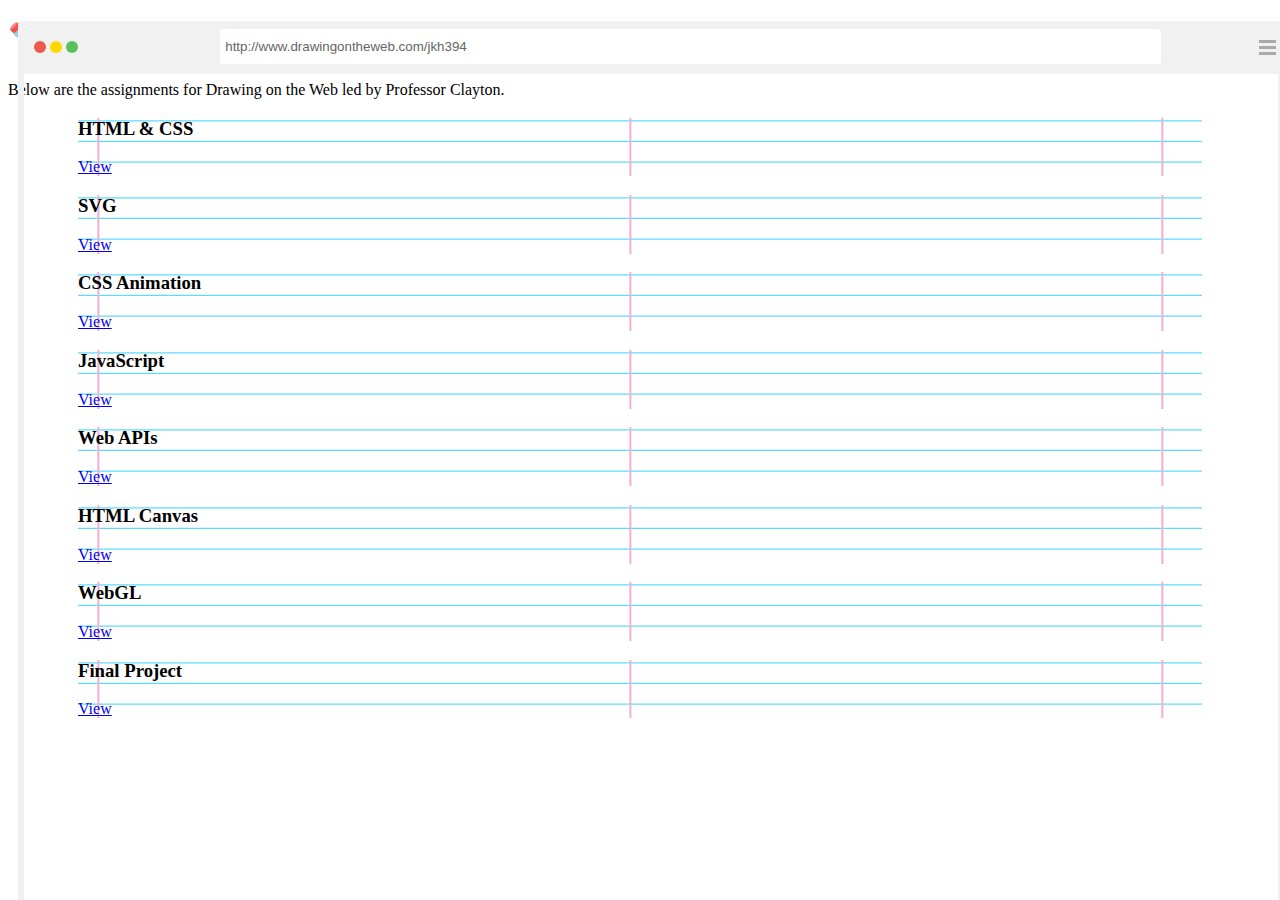
<file: drawing/index.html>
<!-- browser window: https://www.w3schools.com/howto/tryit.asp?filename=tryhow_css_browser_window2 -->

<!doctype html>
<html lang="en">
  <head>
    <!-- Required meta tags -->
    <meta charset="utf-8">
    <meta name="viewport" content="width=device-width, initial-scale=1, shrink-to-fit=no">

    <!-- Bootstrap CSS -->
    <link rel="stylesheet" href="https://stackpath.bootstrapcdn.com/bootstrap/4.1.3/css/bootstrap.min.css" integrity="sha384-MCw98/SFnGE8fJT3GXwEOngsV7Zt27NXFoaoApmYm81iuXoPkFOJwJ8ERdknLPMO" crossorigin="anonymous">

    <title>Hello, world!</title>

    <style>
    /* The browser window */
    .window {
    border: 6px solid #f1f1f1;
    border-top-left-radius: 4px;
    border-top-right-radius: 4px;
    margin: 0 10px 0 10px;
    position: fixed;
    width: 98%;
    height: 100%;

    }

    /* Container for columns and the top "toolbar" */
    .toolbar {
    padding: 10px;
    background: #f1f1f1;
    border-top-left-radius: 4px;
    border-top-right-radius: 4px;
    margin: 0px;
    position: fixed;
    width: 97%;
    }

    /* Create three unequal columns that floats next to each other */
    .column {
    float: left;
    }

    .left {
    width: 15%;
    }

    .right {
    width: 10%;
    }

    .middle {
    width: 75%;
    }

    /* Clear floats after the columns */
    .toolbar:after {
    content: "";
    display: table;
    clear: both;
    }

    /* Three dots */
    .dot {
    margin-top: 4px;
    height: 12px;
    width: 12px;
    background-color: #bbb;
    border-radius: 50%;
    display: inline-block;
    }

    /* Style the input field */
    input[type=text] {
    width: 100%;
    border-radius: 3px;
    border: none;
    background-color: white;
    margin-top: -8px;
    height: 25px;
    color: #666;
    padding: 5px;
    }

    /* Three bars (hamburger menu) */
    .bar {
    width: 17px;
    height: 3px;
    background-color: #aaa;
    margin: 3px 0;
    display: block;
    }

    /* Page content */
    .content {
      padding: 0 70px 0 70px;
      max-height: 10%;
    }

    .note {
      background-image: url("note.png");
    }
    </style>
  </head>

  <body>
    <div class="window">
      <div class="toolbar">
        <div class="column left">
          <span class="dot" style="background:#ED594A;"></span>
          <span class="dot" style="background:#FDD800;"></span>
          <span class="dot" style="background:#5AC05A;"></span>
        </div>
        <div class="column middle">
          <input type="text" value="http://www.drawingontheweb.com/jkh394">
        </div>
        <div class="column right">
          <div style="float:right">
            <span class="bar"></span>
            <span class="bar"></span>
            <span class="bar"></span>
          </div>
        </div>
      </div>
    </div>

    <div class="container py-5">
      <h1 class="jumbotron-heading pt-5">✏️Welcome to Joanne Han's Portfolio!</h1>
      <p class="lead text-muted">Below are the assignments for Drawing on the Web led by Professor Clayton.</p>
    </div>


    <div class="card-group content">
      <div class="col-md-3">
        <div class="card mb-4 shadow-sm">
          <div class="card-body note text-center">
            <h3 class="card-text">HTML & CSS</h3>
            <a href="./assignment1" class="btn btn-primary"> View </a>
          </div>
        </div>
      </div>
      <div class="col-md-3">
        <div class="card mb-4 shadow-sm">
          <div class="card-body note text-center">
            <h3 class="card-text">SVG</h3>
            <a href="./assignment2" class="btn btn-primary"> View </a>
          </div>
        </div>
      </div>
      <div class="col-md-3">
        <div class="card mb-4 shadow-sm">
          <div class="card-body note text-center">
            <h3 class="card-text">CSS Animation</h3>
            <a href="./assignment3" class="btn btn-primary"> View </a>
          </div>
        </div>
      </div>
      <div class="col-md-3">
        <div class="card mb-4 shadow-sm">
          <div class="card-body note text-center">
            <h3 class="card-text">JavaScript</h3>
            <a href="./assignment4/part1.html" class="btn btn-primary"> View </a>
          </div>
        </div>
      </div>
      <div class="col-md-3">
        <div class="card mb-4 shadow-sm">
          <div class="card-body note text-center">
            <h3 class="card-text">Web APIs</h3>
            <a href="./assignment5" class="btn btn-primary"> View </a>
          </div>
        </div>
      </div>
      <div class="col-md-3">
        <div class="card mb-4 shadow-sm">
          <div class="card-body note text-center">
            <h3 class="card-text">HTML Canvas</h3>
            <a href="./assignment6" class="btn btn-primary"> View </a>
          </div>
        </div>
      </div>
      <div class="col-md-3">
        <div class="card mb-4 shadow-sm">
          <div class="card-body note text-center">
            <h3 class="card-text">WebGL</h3>
            <a href="./assignment7" class="btn btn-primary"> View </a>
          </div>
        </div>
      </div>
      <div class="col-md-3">
        <div class="card mb-4 shadow-sm">
          <div class="card-body note text-center">
            <h3 class="card-text">Final Project</h3>
            <a href="./finalproject" class="btn btn-primary"> View </a>
          </div>
        </div>
      </div>
    </div>

    <!-- Optional JavaScript -->
    <!-- jQuery first, then Popper.js, then Bootstrap JS -->
    <script src="https://code.jquery.com/jquery-3.3.1.slim.min.js" integrity="sha384-q8i/X+965DzO0rT7abK41JStQIAqVgRVzpbzo5smXKp4YfRvH+8abtTE1Pi6jizo" crossorigin="anonymous"></script>
    <script src="https://cdnjs.cloudflare.com/ajax/libs/popper.js/1.14.3/umd/popper.min.js" integrity="sha384-ZMP7rVo3mIykV+2+9J3UJ46jBk0WLaUAdn689aCwoqbBJiSnjAK/l8WvCWPIPm49" crossorigin="anonymous"></script>
    <script src="https://stackpath.bootstrapcdn.com/bootstrap/4.1.3/js/bootstrap.min.js" integrity="sha384-ChfqqxuZUCnJSK3+MXmPNIyE6ZbWh2IMqE241rYiqJxyMiZ6OW/JmZQ5stwEULTy" crossorigin="anonymous"></script>
  </body>

</html>
</file>
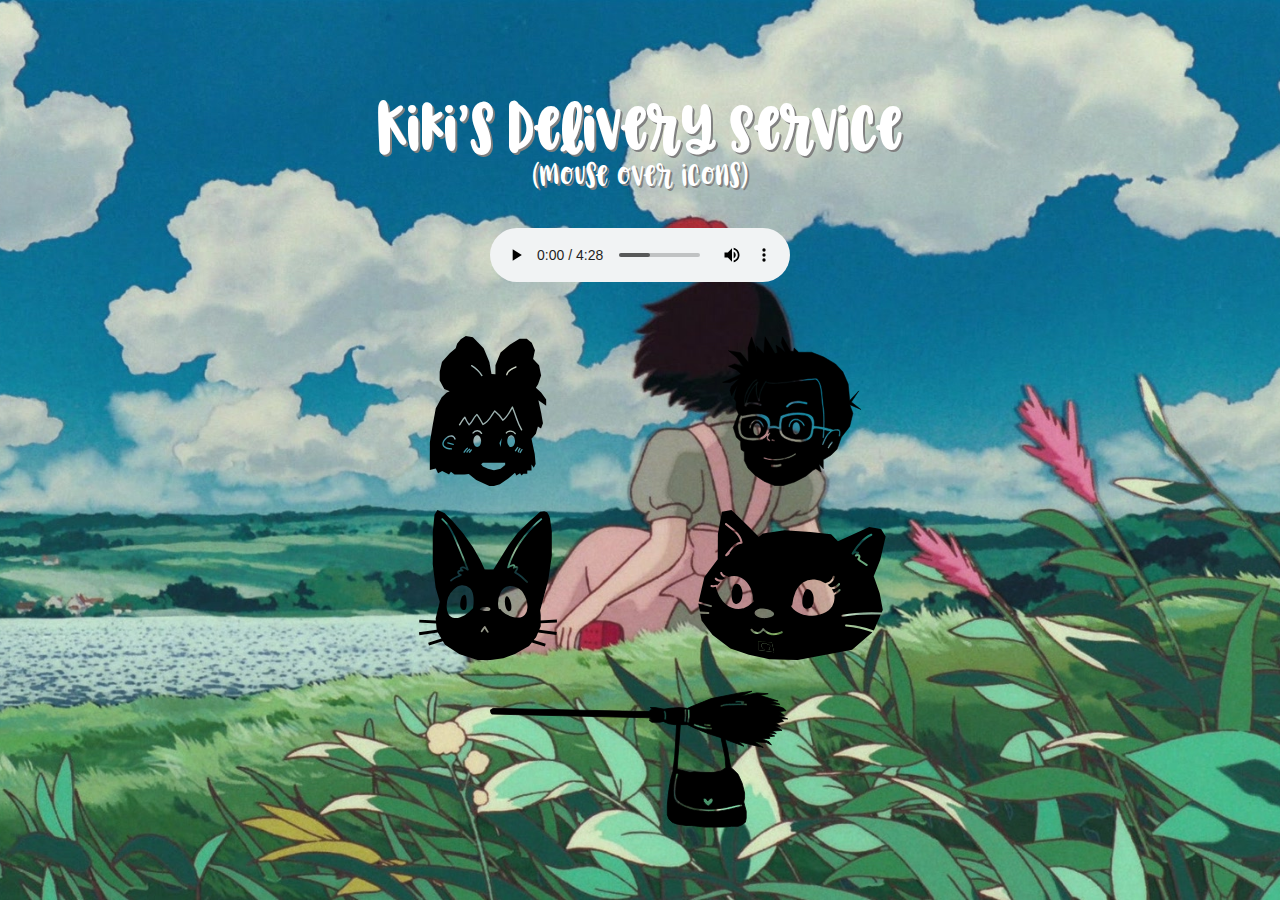
<file: drawing/assignment2/index.html>
<!DOCTYPE html>
<html lang="en">

<head>
  <meta charset="UTF-8">
  <meta name="viewport" content="width=device-width, initial-scale=1.0">
  <title>Kiki's Delivery Service</title>
  <link rel="stylesheet" type="text/css" title="Cool stylesheet" href="style.css">
</head>

<body>
  <svg display="none">

  </svg>

  <div id="root">
    <h1>Kiki's Delivery Service</h1>
    <p>(mouse over icons)</p>
    <audio src="theme.mp3" controls autoplay loop></audio>
  </div>
  <div class="symbols">
    <svg class="kiki">
      <use href="icons.svg#kiki" />
    </svg>
    <svg class="tombo">
      <use href="icons.svg#tombo" />
    </svg>
  </div>
  <div class="symbols">
    <svg class="jiji">
      <use href="icons.svg#jiji" />
    </svg>
    <svg class="lily">
      <use href="icons.svg#lily" />
    </svg>
  </div>
  <div class="symbols">
    <svg class="broom">
      <use href="icons.svg#broom" />
    </svg>
  </div>
</body>

</html>
</file>
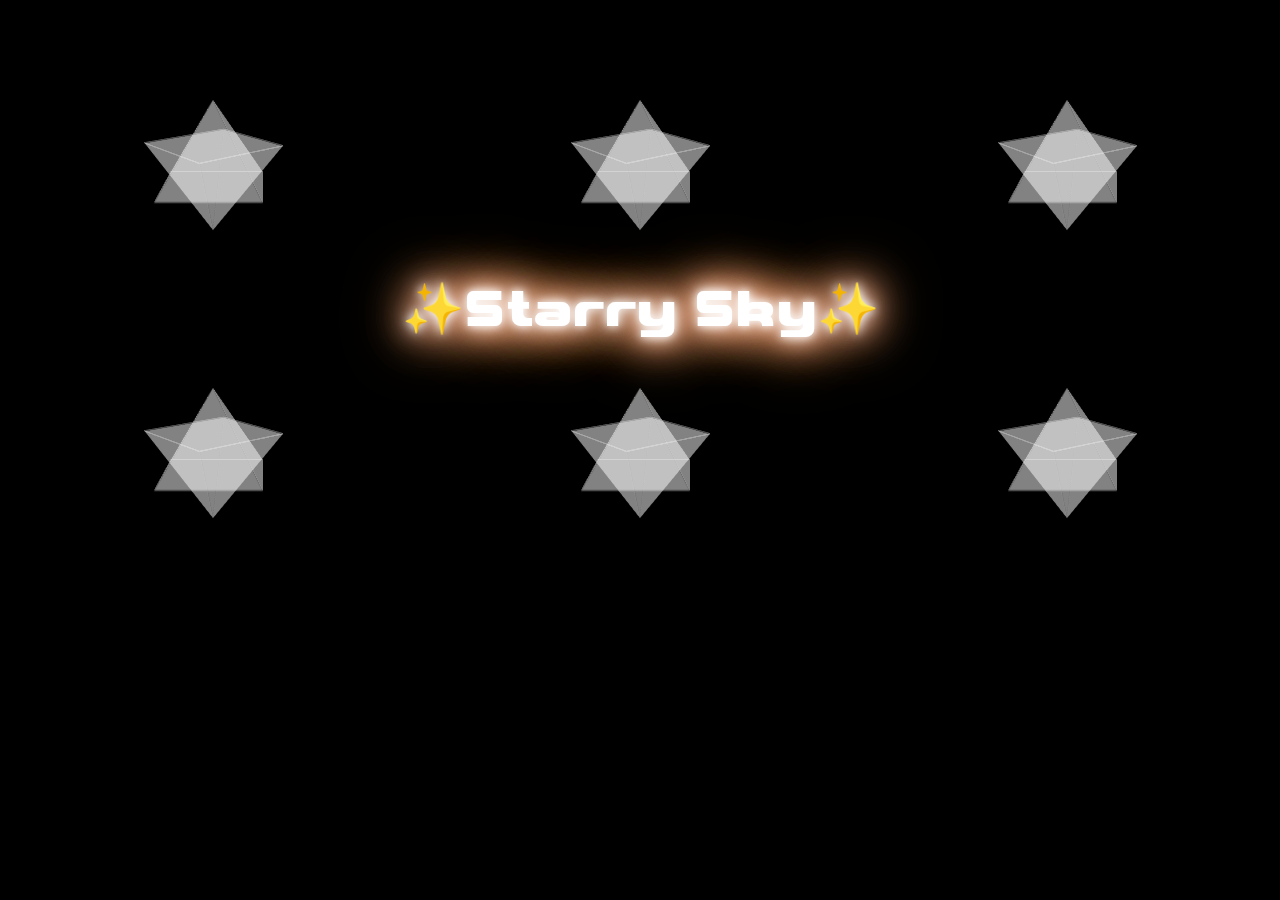
<file: drawing/assignment3/index.html>
<!DOCTYPE html>
<html lang="en">
<head>
  <meta charset="UTF-8">
  <meta name="viewport" content="width=device-width, initial-scale=1.0">
  <title>Starry Sky</title>
  <style>
    @font-face {
      font-family: a_space;
      src: url('a_space/A-Space Black Demo.otf');
    }

    @keyframes rotate {
      from {transform: rotateY(0deg);}
      to {transform: rotateY(360deg);}
    }

    @keyframes fade {
      0% {opacity: 0;}
      40% {opacity: 1;}
      80% {opacity: 1;}
      100% {opacity: 0;}
    }

    body {
      font-family: a_space;
      margin: 0;
      height: 100vh;
      background: url('https://studio.code.org/v3/assets/ZzlOVjYe2VUBSSkrfA-STogqt4eNZP5jCQ7Z6YBRmcM/space.gif');
      background-color:black;
      color: white;
      text-align: center;
    }

    h1 {
      margin-top: 180px;
      margin-bottom: -50px;
      font-size: 50px;
      text-shadow: 0 0 10px #fff, 0 0 20px #fff, 0 0 30px #ffa371, 0 0 40px #ffa371, 0 0 50px #ffa371, 0 0 60px #ffa371, 0 0 70px #ffa371;
    }

    .row {
      display: flex;
      justify-content: space-around;
      flex-wrap: wrap;
    }

    .scene {
      width: 100px;
      height: 100px;
      perspective: 600px;
      perspective-origin: top right;
    }

    .star {
      width: 100%;
      height: 100%;
      position: absolute;
      transform-style: preserve-3d;
      animation-name: rotate;
      animation-duration: 5s;
      animation-iteration-count: infinite;
      animation-timing-function: linear;
    }

    .pyramid {
      width: 100%;
      height: 100%;
      position: absolute;
      transform-style: preserve-3d;
    }

    .face {
      position: absolute;
      border-width: 100px 50px;
      border-style: solid;
      opacity: 0.3;
    }

    .pyramid > div:nth-child(1) {
      border-color: transparent transparent white transparent;
      transform: rotateX(30deg);
    }

    .pyramid > div:nth-child(2) {
      border-color: transparent transparent white transparent;
      transform: rotateX(-30deg);
    }

    .pyramid > div:nth-child(3) {
      border-color: transparent transparent white transparent;
      transform: rotateY(90deg) rotateX(30deg);
    }

    .pyramid > div:nth-child(4) {
      border-color: transparent transparent white transparent;
      transform: rotateY(90deg) rotateX(-30deg);
    }

    .pyramid > div:nth-child(5) {
      width: 100px;
      height: 100px;
      background-color: white;
      transform: rotateX(90deg) translateZ(-135px);
      opacity: 0.3;
    }

    .inverted {
      transform: rotateY(40deg) rotateX(180deg) translateY(-230px);
    }

    .first {
      animation-name: fade;
      animation-duration: 5s;
      animation-iteration-count: infinite;
      animation-timing-function: linear;
    }

    .second {
      animation-name: fade;
      animation-duration: 5s;
      animation-iteration-count: infinite;
      animation-timing-function: linear;
      animation-delay: 1s;
    }

    .third {
      animation-name: fade;
      animation-duration: 5s;
      animation-iteration-count: infinite;
      animation-timing-function: linear;
      animation-delay: 2s;
    }

    .scene:hover {
      animation-play-state: paused;
    }

    .star:hover {
      animation-play-state: paused;
    }

  </style>
</head>
<body>
    <div class="row">
      <div class="scene first">
        <div class="star">
          <div class="pyramid">
            <div class="face"></div>
            <div class="face"></div>
            <div class="face"></div>
            <div class="face"></div>
            <div class="base"></div>
          </div>
          <div class="pyramid inverted">
            <div class="face"></div>
            <div class="face"></div>
            <div class="face"></div>
            <div class="face"></div>
            <div class="base"></div>
          </div>
        </div>
      </div>

      <div class="scene third">
        <div class="star">
          <div class="pyramid">
            <div class="face"></div>
            <div class="face"></div>
            <div class="face"></div>
            <div class="face"></div>
            <div class=""></div>
          </div>
          <div class="pyramid inverted">
            <div class="face"></div>
            <div class="face"></div>
            <div class="face"></div>
            <div class="face"></div>
            <div class=""></div>
          </div>
        </div>
      </div>

      <div class="scene second">
        <div class="star">
          <div class="pyramid">
            <div class="face"></div>
            <div class="face"></div>
            <div class="face"></div>
            <div class="face"></div>
            <div class=""></div>
          </div>
          <div class="pyramid inverted">
            <div class="face"></div>
            <div class="face"></div>
            <div class="face"></div>
            <div class="face"></div>
            <div class=""></div>
          </div>
        </div>
      </div>
    </div>

    <h1>✨Starry Sky✨</h1>

    <div class="row">
      <div class="scene second">
        <div class="star">
          <div class="pyramid">
            <div class="face"></div>
            <div class="face"></div>
            <div class="face"></div>
            <div class="face"></div>
            <div class=""></div>
          </div>
          <div class="pyramid inverted">
            <div class="face"></div>
            <div class="face"></div>
            <div class="face"></div>
            <div class="face"></div>
            <div class=""></div>
          </div>
        </div>
      </div>

      <div class="scene first">
        <div class="star">
          <div class="pyramid">
            <div class="face"></div>
            <div class="face"></div>
            <div class="face"></div>
            <div class="face"></div>
            <div class=""></div>
          </div>
          <div class="pyramid inverted">
            <div class="face"></div>
            <div class="face"></div>
            <div class="face"></div>
            <div class="face"></div>
            <div class=""></div>
          </div>
        </div>
      </div>

      <div class="scene third">
        <div class="star">
          <div class="pyramid">
            <div class="face"></div>
            <div class="face"></div>
            <div class="face"></div>
            <div class="face"></div>
            <div class=""></div>
          </div>
          <div class="pyramid inverted">
            <div class="face"></div>
            <div class="face"></div>
            <div class="face"></div>
            <div class="face"></div>
            <div class=""></div>
          </div>
        </div>
      </div>
    </div>
</body>
</html>
</file>
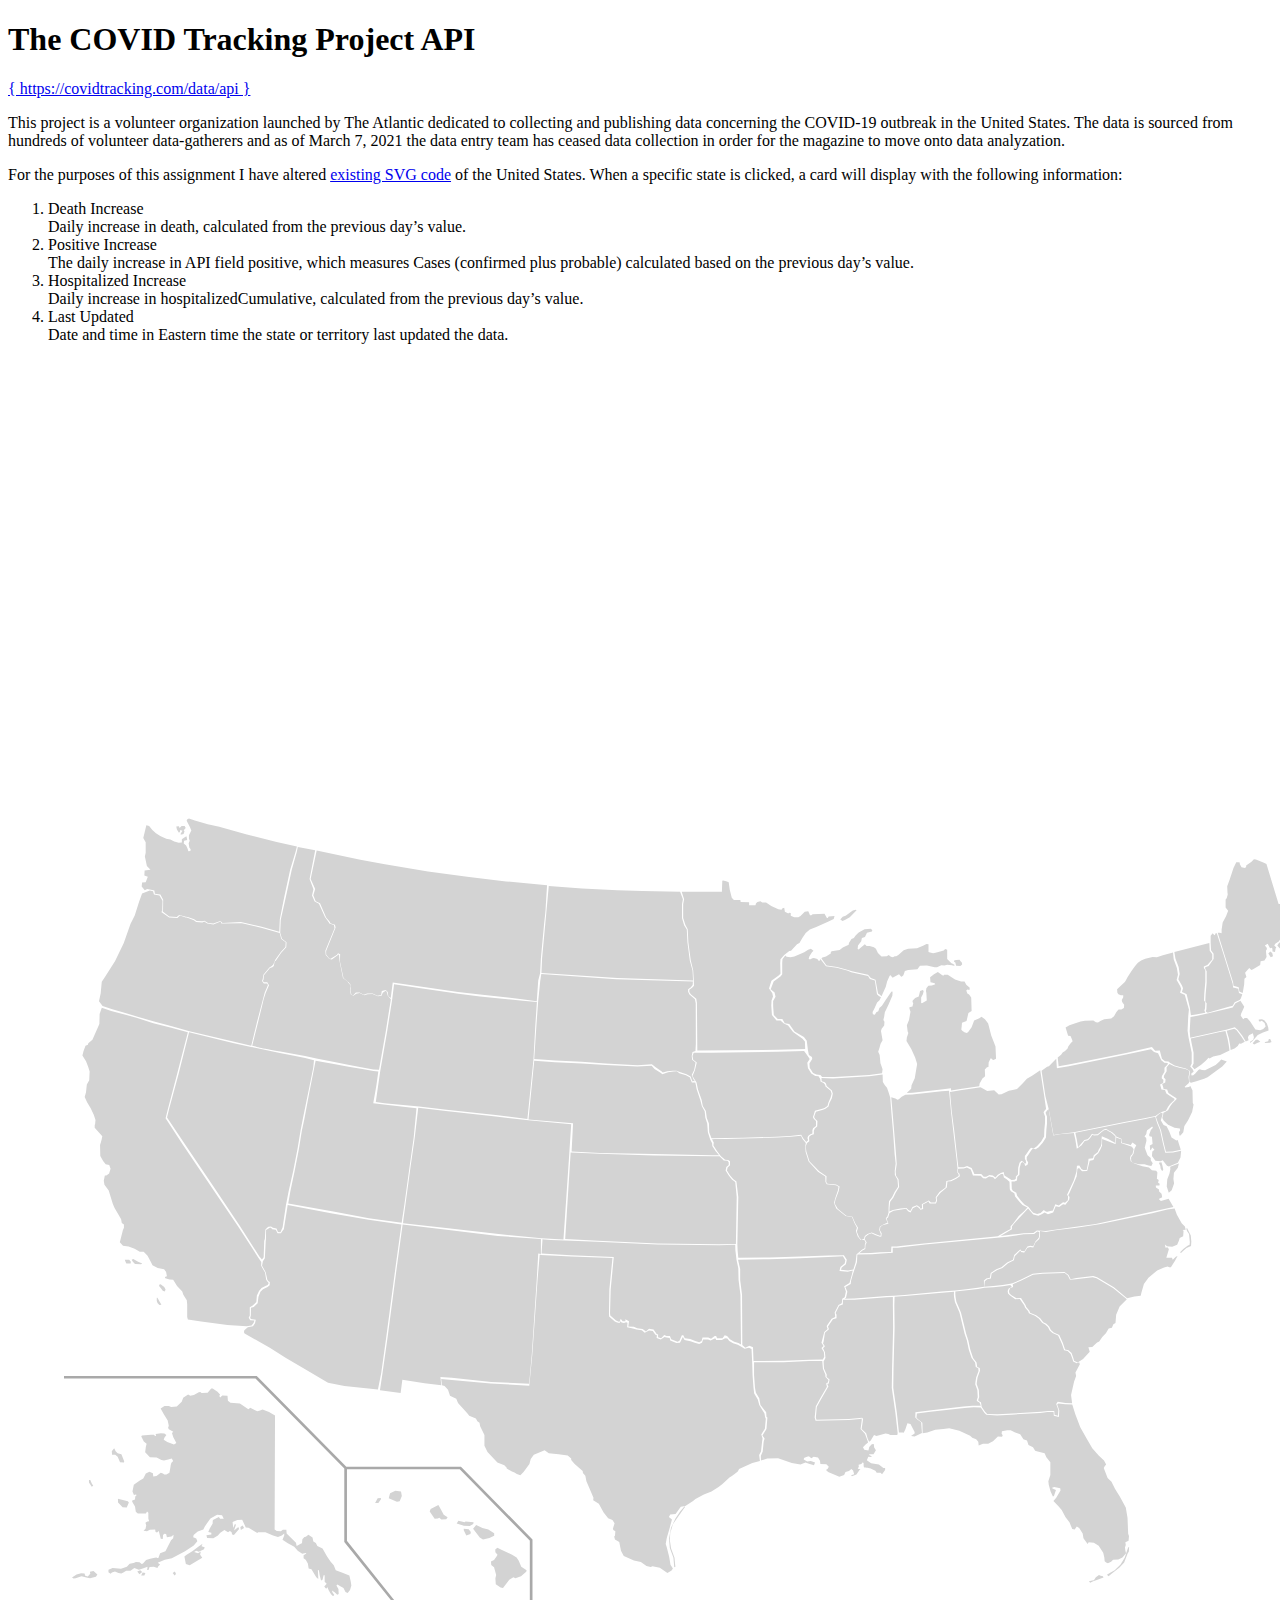
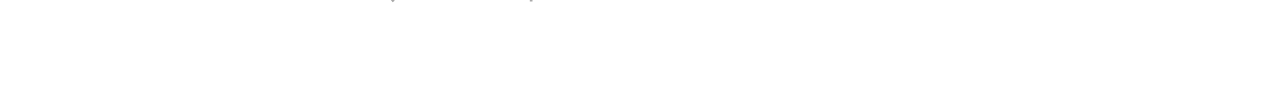
<file: drawing/assignment5/index.html>
<!doctype html>
<html lang="en">
  <head>
    <!-- Required meta tags -->
    <meta charset="utf-8">
    <meta name="viewport" content="width=device-width, initial-scale=1, shrink-to-fit=no">

    <title>Covid-19 Map</title>

    <link href="https://cdn.jsdelivr.net/npm/bootstrap@5.0.0-beta3/dist/css/bootstrap.min.css" rel="stylesheet" integrity="sha384-eOJMYsd53ii+scO/bJGFsiCZc+5NDVN2yr8+0RDqr0Ql0h+rP48ckxlpbzKgwra6" crossorigin="anonymous">
    <link rel="stylesheet" type="text/css" title="Cool stylesheet" href="style.css">
    
  </head>

  <body>

    <section class="py-5 text-center container">
      <div class="row">
        <div class="col-lg-10 col-lg-10 mx-auto">
          <h1 class="fw-light">The COVID Tracking Project API</h1>
          <p class="lead text-muted col-md-8 mx-auto"><a class="text-muted text-decoration-none" href="https://covidtracking.com/data/api" target="_blank">{ https://covidtracking.com/data/api }</a></p>
          <p class="text-start">
            This project is a volunteer organization launched by The Atlantic dedicated to collecting and publishing data concerning the COVID-19 outbreak in the United States.
            The data is sourced from hundreds of volunteer data-gatherers and as of March 7, 2021 the data entry team has ceased data collection in order for the magazine to move onto data analyzation.
          </p>
          <p class="text-start">
            For the purposes of this assignment I have altered <a href="https://websitebeaver.com/how-to-make-an-interactive-and-responsive-svg-map-of-us-states-capitals" target="_blank">existing SVG code</a> of the United States.
            When a specific state is clicked, a card will display with the following information:
            <ol class="list-group list-group-numbered text-start">
              <li class="list-group-item d-flex justify-content-between align-items-start">
                <div class="ms-2 me-auto">
                  <div class="fw-bold">Death Increase</div>
                  Daily increase in death, calculated from the previous day’s value.
                </div>
              </li>
              <li class="list-group-item d-flex justify-content-between align-items-start">
                <div class="ms-2 me-auto">
                  <div class="fw-bold">Positive Increase</div>
                  The daily increase in API field positive, which measures Cases (confirmed plus probable) calculated based on the previous day’s value.
                </div>
              </li>
              <li class="list-group-item d-flex justify-content-between align-items-start">
                <div class="ms-2 me-auto">
                  <div class="fw-bold">Hospitalized Increase</div>
                  Daily increase in hospitalizedCumulative, calculated from the previous day’s value.
                </div>
              </li>
              <li class="list-group-item d-flex justify-content-between align-items-start">
                <div class="ms-2 me-auto">
                  <div class="fw-bold">Last Updated</div>
                  Date and time in Eastern time the state or territory last updated the data.
                </div>
              </li>
            </ol>
          </p>
        </div>
      </div>
    </section>

    <div class="card hidden">
      <div class="card-body">
        <button type="button" class="btn-close" aria-label="Close" id="close"></button>
        <h5 class="card-title">COVID-19 Data: [State]</h5>
        <hr />
        
          <div id="data" class="flex">
            <div class="test"><div class="d bar"></div><p class="label"></p></div>
            <div class="test"><div class="p bar"></div><p class="label"></p></div>
            <div class="test"><div class="h bar"></div><p class="label"></p></div>
          </div>
        
      </div>
      <div class="card-footer">
        <div class="lastUpdated" style="text-align: left;">
        
        </div>
        <!-- <div style="text-align: right; display: inline; position: absolute;">
          <a href="#" class="btn btn-primary" id="close">Close</a>
        </div> -->
        
      </div>
    </div>

    <div id="info-box"></div>

    <div class="container">
      <svg xmlns:cc="http://creativecommons.org/ns#" xmlns:dc="http://purl.org/dc/elements/1.1/" xmlns:rdf="http://www.w3.org/1999/02/22-rdf-syntax-ns#" xmlns:inkscape="http://www.inkscape.org/namespaces/inkscape" xmlns:sodipodi="http://sodipodi.sourceforge.net/DTD/sodipodi-0.dtd" xmlns:svg="http://www.w3.org/2000/svg" xmlns="http://www.w3.org/2000/svg" xmlns:xlink="http://www.w3.org/1999/xlink" version="1.1" id="us-map" preserveAspectRatio="xMinYMin meet" sodipodi:docname="Republican_Party_presidential_primaries_results,_2016.svg" inkscape:version="0.91 r13725" x="0px" y="0px" width="959px" height="593px" viewBox="174 100 959 593" enable-background="new 174 100 959 593" xml:space="preserve">
        <g id="g5">
        <path id="HI" data-info="<div>Hawaii</div>" data-state="Hawaii" data-abbreviation="hi" fill="#D3D3D3" d="M407.1,619.3l1.9-3.6l2.3-0.3l0.3,0.8l-2.1,3.1H407.1z M417.3,615.6l6.1,2.6l2.1-0.3l1.6-3.9   l-0.6-3.4l-4.2-0.5l-4,1.8L417.3,615.6z M448,625.6l3.7,5.5l2.4-0.3l1.1-0.5l1.5,1.3l3.7-0.2l1-1.5l-2.9-1.8l-1.9-3.7l-2.1-3.6   l-5.8,2.9L448,625.6z M468.2,634.5l1.3-1.9l4.7,1l0.6-0.5l6.1,0.6l-0.3,1.3l-2.6,1.5l-4.4-0.3L468.2,634.5z M473.5,639.7l1.9,3.9   l3.1-1.1l0.3-1.6l-1.6-2.1l-3.7-0.3V639.7z M480.5,638.5l2.3-2.9l4.7,2.4l4.4,1.1l4.4,2.7v1.9l-3.6,1.8l-4.8,1l-2.4-1.5   L480.5,638.5z M497.1,654.1l1.6-1.3l3.4,1.6l7.6,3.6l3.4,2.1l1.6,2.4l1.9,4.4l4,2.6l-0.3,1.3l-3.9,3.2l-4.2,1.5l-1.5-0.6l-3.1,1.8   l-2.4,3.2l-2.3,2.9l-1.8-0.2l-3.6-2.6l-0.3-4.5l0.6-2.4l-1.6-5.7l-2.1-1.8l-0.2-2.6l2.3-1l2.1-3.1l0.5-1l-1.6-1.8L497.1,654.1z"/>
        <path id="AK" data-info="<div>Alaska</div>" data-state="Alaska" data-abbreviation="ak" fill="#D3D3D3" d="M332.1,553.7l-0.3,85.4l1.6,1l3.1,0.2l1.5-1.1h2.6l0.2,2.9l7,6.8l0.5,2.6l3.4-1.9l0.6-0.2l0.3-3.1   l1.5-1.6l1.1-0.2l1.9-1.5l3.1,2.1l0.6,2.9l1.9,1.1l1.1,2.4l3.9,1.8l3.4,6l2.7,3.9l2.3,2.7l1.5,3.7l5,1.8l5.2,2.1l1,4.4l0.5,3.1   l-1,3.4l-1.8,2.3l-1.6-0.8l-1.5-3.1l-2.7-1.5l-1.8-1.1l-0.8,0.8l1.5,2.7l0.2,3.7l-1.1,0.5l-1.9-1.9l-2.1-1.3l0.5,1.6l1.3,1.8   l-0.8,0.8c0,0-0.8-0.3-1.3-1c-0.5-0.6-2.1-3.4-2.1-3.4l-1-2.3c0,0-0.3,1.3-1,1c-0.6-0.3-1.3-1.5-1.3-1.5l1.8-1.9l-1.5-1.5v-5h-0.8   l-0.8,3.4l-1.1,0.5l-1-3.7l-0.6-3.7l-0.8-0.5l0.3,5.7v1.1l-1.5-1.3l-3.6-6l-2.1-0.5l-0.6-3.7l-1.6-2.9l-1.6-1.1v-2.3l2.1-1.3   l-0.5-0.3l-2.6,0.6l-3.4-2.4l-2.6-2.9l-4.8-2.6l-4-2.6l1.3-3.2v-1.6l-1.8,1.6l-2.9,1.1l-3.7-1.1l-5.7-2.4h-5.5l-0.6,0.5l-6.5-3.9   l-2.1-0.3l-2.7-5.8l-3.6,0.3l-3.6,1.5l0.5,4.5l1.1-2.9l1,0.3l-1.5,4.4l3.2-2.7l0.6,1.6l-3.9,4.4l-1.3-0.3l-0.5-1.9l-1.3-0.8   l-1.3,1.1l-2.7-1.8l-3.1,2.1l-1.8,2.1l-3.4,2.1l-4.7-0.2l-0.5-2.1l3.7-0.6v-1.3l-2.3-0.6l1-2.4l2.3-3.9v-1.8l0.2-0.8l4.4-2.3l1,1.3   h2.7l-1.3-2.6l-3.7-0.3l-5,2.7l-2.4,3.4l-1.8,2.6l-1.1,2.3l-4.2,1.5l-3.1,2.6l-0.3,1.6l2.3,1l0.8,2.1l-2.7,3.2l-6.5,4.2l-7.8,4.2   l-2.1,1.1l-5.3,1.1l-5.3,2.3l1.8,1.3l-1.5,1.5l-0.5,1.1l-2.7-1l-3.2,0.2l-0.8,2.3h-1l0.3-2.4l-3.6,1.3l-2.9,1l-3.4-1.3l-2.9,1.9   h-3.2l-2.1,1.3l-1.6,0.8l-2.1-0.3l-2.6-1.1l-2.3,0.6l-1,1l-1.6-1.1v-1.9l3.1-1.3l6.3,0.6l4.4-1.6l2.1-2.1l2.9-0.6l1.8-0.8l2.7,0.2   l1.6,1.3l1-0.3l2.3-2.7l3.1-1l3.4-0.6l1.3-0.3l0.6,0.5h0.8l1.3-3.7l4-1.5l1.9-3.7l2.3-4.5l1.6-1.5l0.3-2.6l-1.6,1.3l-3.4,0.6   l-0.6-2.4l-1.3-0.3l-1,1l-0.2,2.9l-1.5-0.2l-1.5-5.8l-1.3,1.3l-1.1-0.5l-0.3-1.9l-4,0.2l-2.1,1.1l-2.6-0.3l1.5-1.5l0.5-2.6   l-0.6-1.9l1.5-1l1.3-0.2l-0.6-1.8v-4.4l-1-1l-0.8,1.5h-6.1l-1.5-1.3l-0.6-3.9l-2.1-3.6v-1l2.1-0.8l0.2-2.1l1.1-1.1l-0.8-0.5   l-1.3,0.5l-1.1-2.7l1-5l4.5-3.2l2.6-1.6l1.9-3.7l2.7-1.3l2.6,1.1l0.3,2.4l2.4-0.3l3.2-2.4l1.6,0.6l1,0.6h1.6l2.3-1.3l0.8-4.4   c0,0,0.3-2.9,1-3.4c0.6-0.5,1-1,1-1l-1.1-1.9l-2.6,0.8l-3.2,0.8l-1.9-0.5l-3.6-1.8l-5-0.2l-3.6-3.7l0.5-3.9l0.6-2.4l-2.1-1.8   l-1.9-3.7l0.5-0.8l6.8-0.5h2.1l1,1h0.6l-0.2-1.6l3.9-0.6l2.6,0.3l1.5,1.1l-1.5,2.1l-0.5,1.5l2.7,1.6l5,1.8l1.8-1l-2.3-4.4l-1-3.2   l1-0.8l-3.4-1.9l-0.5-1.1l0.5-1.6l-0.8-3.9l-2.9-4.7l-2.4-4.2l2.9-1.9h3.2l1.8,0.6l4.2-0.2l3.7-3.6l1.1-3.1l3.7-2.4l1.6,1l2.7-0.6   l3.7-2.1l1.1-0.2l1,0.8l4.5-0.2l2.7-3.1h1.1l3.6,2.4l1.9,2.1l-0.5,1.1l0.6,1.1l1.6-1.6l3.9,0.3l0.3,3.7l1.9,1.5l7.1,0.6l6.3,4.2   l1.5-1l5.2,2.6l2.1-0.6l1.9-0.8l4.8,1.9L332.1,553.7z M217,582.6l2.1,5.3l-0.2,1l-2.9-0.3l-1.8-4l-1.8-1.5H210l-0.2-2.6l1.8-2.4   l1.1,2.4l1.5,1.5L217,582.6z M214.4,616.1l3.7,0.8l3.7,1l0.8,1l-1.6,3.7l-3.1-0.2l-3.4-3.6L214.4,616.1z M193.7,602l1.1,2.6   l1.1,1.6l-1.1,0.8l-2.1-3.1V602H193.7z M180,675.1l3.4-2.3l3.4-1l2.6,0.3l0.5,1.6l1.9,0.5l1.9-1.9l-0.3-1.6l2.7-0.6l2.9,2.6   l-1.1,1.8l-4.4,1.1l-2.7-0.5l-3.7-1.1l-4.4,1.5l-1.6,0.3L180,675.1z M228.9,670.6l1.6,1.9l2.1-1.6l-1.5-1.3L228.9,670.6z    M231.8,673.6l1.1-2.3l2.1,0.3l-0.8,1.9H231.8z M255.4,671.7l1.5,1.8l1-1.1l-0.8-1.9L255.4,671.7z M264.2,659.2l1.1,5.8l2.9,0.8   l5-2.9l4.4-2.6l-1.6-2.4l0.5-2.4l-2.1,1.3l-2.9-0.8l1.6-1.1l1.9,0.8l3.9-1.8l0.5-1.5l-2.4-0.8l0.8-1.9l-2.7,1.9l-4.7,3.6l-4.8,2.9   L264.2,659.2z M306.5,639.4l2.4-1.5l-1-1.8l-1.8,1L306.5,639.4z"/>
        <path id="FL" data-info="<div>Florida</div>" data-state="Florida" data-abbreviation="fl" fill="#D3D3D3" d="M929.4,545.5l2.3,7.3l3.7,9.7l5.3,9.4l3.7,6.3l4.8,5.5l4,3.7l1.6,2.9l-1.1,1.3L953,593l2.9,7.4   l2.9,2.9l2.6,5.3l3.6,5.8l4.5,8.2l1.3,7.6l0.5,12l0.6,1.8l-0.3,3.4l-2.4,1.3l0.3,1.9l-0.6,1.9l0.3,2.4l0.5,1.9l-2.7,3.2l-3.1,1.5   l-3.9,0.2l-1.5,1.6l-2.4,1l-1.3-0.5l-1.1-1l-0.3-2.9l-0.8-3.4l-3.4-5.2l-3.6-2.3l-3.9-0.3l-0.8,1.3l-3.1-4.4l-0.6-3.6l-2.6-4   l-1.8-1.1l-1.6,2.1l-1.8-0.3l-2.1-5l-2.9-3.9l-2.9-5.3l-2.6-3.1l-3.6-3.7l2.1-2.4l3.2-5.5l-0.2-1.6l-4.5-1l-1.6,0.6l0.3,0.6l2.6,1   l-1.5,4.5l-0.8,0.5l-1.8-4l-1.3-4.8l-0.3-2.7l1.5-4.7v-9.5L910,585l-1.3-3.1l-5.2-1.3l-1.9-0.6l-1.6-2.6l-3.4-1.6l-1.1-3.4l-2.7-1   l-2.4-3.7l-4.2-1.5l-2.9-1.5h-2.6l-4,0.8l-0.2,1.9l0.8,1l-0.5,1.1l-3.1-0.2l-3.7,3.6l-3.6,1.9h-3.9l-3.2,1.3l-0.3-2.7l-1.6-1.9   l-2.9-1.1l-1.6-1.5l-8.1-3.9l-7.6-1.8l-4.4,0.6l-6,0.5l-6,2.1l-3.5,0.6l-0.2-8l-2.6-1.9l-1.8-1.8l0.3-3.1l10.2-1.3l25.5-2.9   l6.8-0.6l5.4,0.3l2.6,3.9l1.5,1.5l8.1,0.5l10.8-0.6l21.5-1.3l5.4-0.7l4.6,0l0.2,2.9l3.8,0.8l0.3-4.8l-1.6-4.5l1-0.7l5.1,0.5   L929.4,545.5z M941.9,677.9l2.4-0.6l1.3-0.2l1.5-2.3l2.3-1.6l1.3,0.5l1.7,0.3l0.4,1.1l-3.5,1.2l-4.2,1.5l-2.3,1.2L941.9,677.9z    M955.4,672.9l1.2,1.1l2.7-2.1l5.3-4.2l3.7-3.9l2.5-6.6l1-1.7l0.2-3.4l-0.7,0.5l-1,2.8l-1.5,4.6l-3.2,5.3l-4.4,4.2l-3.4,1.9   L955.4,672.9z"/>
        <path id="SC" data-info="<div>South Carolina</div>" data-state="South Carolina" data-abbreviation="sc" fill="#D3D3D3" d="M935.2,512.9l-1.8,1l-2.6-1.3l-0.6-2.1l-1.3-3.6l-2.3-2.1l-2.6-0.6l-1.6-4.8l-2.7-6l-4.2-1.9   l-2.1-1.9l-1.3-2.6L910,485l-2.3-1.3l-2.3-2.9l-3.1-2.3l-4.5-1.8l-0.5-1.5l-2.4-2.9l-0.5-1.5l-3.4-5.2l-3.4,0.2l-4-2.4l-1.3-1.3   l-0.3-1.8l0.8-1.9l2.3-1l-0.3-2.1l6.1-2.6l9.1-4.5l7.3-0.8l16.5-0.5l2.3,1.9l1.6,3.2l4.4-0.5l12.6-1.5l2.9,0.8l12.6,7.6l10.1,8.1   l-5.4,5.5l-2.6,6.1l-0.5,6.3l-1.6,0.8l-1.1,2.7l-2.4,0.6l-2.1,3.6l-2.7,2.7l-2.3,3.4l-1.6,0.8l-3.6,3.4l-2.9,0.2l1,3.2l-5,5.5   L935.2,512.9z"/>
        <path id="GA" data-info="<div>Georgia</div>" data-state="Georgia" data-abbreviation="ga" fill="#D3D3D3" d="M863.6,458l-4.8,0.8l-8.4,1.1l-8.6,0.9v2.2l0.2,2.1l0.6,3.4l3.4,7.9l2.4,9.9l1.5,6.1l1.6,4.8l1.5,7   l2.1,6.3l2.6,3.4l0.5,3.4l1.9,0.8l0.2,2.1l-1.8,4.8l-0.5,3.2l-0.2,1.9l1.6,4.4l0.3,5.3l-0.8,2.4l0.6,0.8l1.5,0.8l0.6,3.4l2.6,3.9   l1.5,1.5l7.9,0.2l10.8-0.6l21.5-1.3l5.4-0.7l4.6,0l0.2,2.9l2.6,0.8l0.3-4.4l-1.6-4.5l1.1-1.6l5.8,0.8l5,0.3l-0.8-6.3l2.3-10   l1.5-4.2l-0.5-2.6l3.3-6.2l-0.5-1.4l-1.9,0.7l-2.6-1.3l-0.6-2.1l-1.3-3.6l-2.3-2.1l-2.6-0.6l-1.6-4.8l-2.9-6.3l-4.2-1.9l-2.1-1.9   l-1.3-2.6l-2.1-1.9l-2.3-1.3l-2.3-2.9l-3.1-2.3l-4.5-1.8l-0.5-1.5l-2.4-2.9l-0.5-1.5l-3.4-4.9l-3.4,0.2l-4.1-3l-1.3-1.3l-0.3-1.8   l0.8-1.9l2.4-1.2l-1.1-1.2l0.1-0.3l-5.8,1l-7,0.8L863.6,458z"/>
        <path id="AL" data-info="<div>Alabama</div>" data-state="Alabama" data-abbreviation="al" fill="#D3D3D3" d="M799.6,566.8l-1.6-15.2l-2.7-18.8l0.2-14.1l0.8-31l-0.2-16.7l0.2-6.4l7.8-0.4l27.8-2.6l8.9-0.7   l-0.1,2.2l0.2,2.1l0.6,3.4l3.4,7.9l2.4,9.9l1.5,6.1l1.6,4.8l1.5,7l2.1,6.3l2.6,3.4l0.5,3.4l1.9,0.8l0.2,2.1l-1.8,4.8l-0.5,3.2   l-0.2,1.9l1.6,4.4l0.3,5.3l-0.8,2.4l0.6,0.8l1.5,0.8l1,2.5h-6.3l-6.8,0.6l-25.5,2.9l-10.4,1.4l-0.1,3.8l1.8,1.8l2.6,1.9l0.6,7.9   l-5.5,2.6l-2.7-0.3l2.7-1.9v-1l-3.1-6l-2.3-0.6l-1.5,4.4l-1.3,2.7l-0.6-0.2H799.6z"/>
        <path id="NC" data-info="<div>North Carolina</div>" data-state="North Carolina" data-abbreviation="nc" fill="#D3D3D3" d="M1006.1,398.5l1.7,4.7l3.6,6.5l2.4,2.4l0.6,2.3l-2.4,0.2l0.8,0.6l-0.3,4.2l-2.6,1.3l-0.6,2.1   l-1.3,2.9l-3.7,1.6l-2.4-0.3l-1.5-0.2l-1.6-1.3l0.3,1.3v1h1.9l0.8,1.3l-1.9,6.3h4.2l0.6,1.6l2.3-2.3l1.3-0.5l-1.9,3.6l-3.1,4.8   h-1.3l-1.1-0.5l-2.7,0.6l-5.2,2.4l-6.5,5.3l-3.4,4.7l-1.9,6.5l-0.5,2.4l-4.7,0.5l-5.5,1.3l-9.9-8.2l-12.6-7.6l-2.9-0.8l-12.6,1.5   l-4.3,0.8l-1.6-3.2l-3-2.1l-16.5,0.5l-7.3,0.8l-9.1,4.5l-6.1,2.6l-1.6,0.3l-5.8,1l-7,0.8l-6.8,0.5l0.5-4.1l1.8-1.5l2.7-0.6l0.6-3.7   l4.2-2.7l3.9-1.5l4.2-3.6l4.4-2.1l0.6-3.1l3.9-3.9l0.6-0.2c0,0,0,1.1,0.8,1.1c0.8,0,1.9,0.3,1.9,0.3l2.3-3.6l2.1-0.6l2.3,0.3   l1.6-3.6l2.9-2.6l0.5-2.1v-4l4.5,0.7l7.1-1.3l15.8-1.9l17.1-2.6l19.9-4l19.7-4.2l11.4-2.8L1006.1,398.5z M1010,431.5l2.6-2.5   l3.2-2.6l1.5-0.6l0.2-2l-0.6-6.1l-1.5-2.3l-0.6-1.9l0.7-0.2l2.7,5.5l0.4,4.4l-0.2,3.4l-3.4,1.5l-2.8,2.4l-1.1,1.2L1010,431.5z"/>
        <path id="TN" data-info="<div>Tennessee</div>" data-state="Tennessee" data-abbreviation="tn" fill="#D3D3D3" d="M871.1,420.6l-51.9,5l-15.8,1.8l-4.6,0.5l-3.9,0v3.9l-8.4,0.5l-7,0.6l-11.1,0.1l-0.3,5.8l-2.1,6.3   l-1,3l-1.3,4.4l-0.3,2.6l-4,2.3l1.5,3.6l-1,4.4l-1,0.8l7.3-0.2l24.1-1.9l5.3-0.2l8.1-0.5l27.8-2.6l10.2-0.8l8.4-1l8.4-1.1l4.8-0.8   l-0.1-4.5l1.8-1.5l2.7-0.6l0.6-3.7l4.2-2.7l3.9-1.5l4.2-3.6l4.4-2.1l0.9-3.5l4.3-3.9l0.6-0.2c0,0,0,1.1,0.8,1.1s1.9,0.3,1.9,0.3   l2.3-3.6l2.1-0.6l2.3,0.3l1.6-3.6l2.1-2.2l0.6-1l0.2-3.9l-1.5-0.3l-2.4,1.9l-7.9,0.2l-12,1.9L871.1,420.6z"/>
        <path id="RI" data-info="<div>Rhode Island</div>" data-state="Rhode Island" data-abbreviation="ri" fill="#D3D3D3" d="M1048.1,279.8l-0.5-4.2l-0.8-4.4l-1.7-5.9l5.7-1.5l1.6,1.1l3.4,4.4l2.9,4.4l-2.9,1.5l-1.3-0.2   l-1.1,1.8l-2.4,1.9L1048.1,279.8z"/>
        <path id="CT" data-info="<div>Connecticut</div>" data-state="Connecticut" data-abbreviation="ct" fill="#D3D3D3" d="M1047.2,280.1l-0.6-4.2l-0.8-4.4l-1.6-6l-4.2,0.9l-21.8,4.8l0.6,3.3l1.5,7.3v8.1l-1.1,2.3l1.8,2.1   l5-3.4l3.6-3.2l1.9-2.1l0.8,0.6l2.7-1.5l5.2-1.1L1047.2,280.1z"/>
        <path id="MA" data-info="<div>Massachusetts</div>" data-state="Massachusetts" data-abbreviation="ma" fill="#D3D3D3" d="M1074,273.9l2.2-0.7l0.5-1.7l1,0.1l1,2.3l-1.3,0.5l-3.9,0.1L1074,273.9z M1064.6,274.7l2.3-2.6h1.6   l1.8,1.5l-2.4,1l-2.2,1L1064.6,274.7z M1029.8,252.7l17.5-4.2l2.3-0.6l2.1-3.2l3.7-1.7l2.9,4.4l-2.4,5.2l-0.3,1.5l1.9,2.6l1.1-0.8   h1.8l2.3,2.6l3.9,6l3.6,0.5l2.3-1l1.8-1.8l-0.8-2.7l-2.1-1.6l-1.5,0.8l-1-1.3l0.5-0.5l2.1-0.2l1.8,0.8l1.9,2.4l1,2.9l0.3,2.4   l-4.2,1.5l-3.9,1.9l-3.9,4.5l-1.9,1.5v-1l2.4-1.5l0.5-1.8l-0.8-3.1l-2.9,1.5l-0.8,1.5l0.5,2.3l-2.1,1l-2.7-4.5l-3.4-4.4l-2.1-1.8   l-6.5,1.9l-5.1,1.1l-21.8,4.8l-0.4-4.9l0.6-10.6l5.2-0.9L1029.8,252.7z"/>
        <path id="ME" data-info="<div>Maine</div>" data-state="Maine" data-abbreviation="me" fill="#D3D3D3" d="M1097.2,177.3l1.9,2.1l2.3,3.7v1.9l-2.1,4.7l-1.9,0.6l-3.4,3.1l-4.8,5.5c0,0-0.6,0-1.3,0   c-0.6,0-1-2.1-1-2.1l-1.8,0.2l-1,1.5l-2.4,1.5l-1,1.5l1.6,1.5l-0.5,0.6l-0.5,2.7l-1.9-0.2v-1.6l-0.3-1.3l-1.5,0.3l-1.8-3.2   l-2.1,1.3l1.3,1.5l0.3,1.1l-0.8,1.3l0.3,3.1l0.2,1.6l-1.6,2.6l-2.9,0.5l-0.3,2.9l-5.3,3.1l-1.3,0.5l-1.6-1.5l-3.1,3.6l1,3.2   l-1.5,1.3l-0.2,4.4l-1.1,6.3l-2.5-1.2l-0.5-3.1l-3.9-1.1l-0.3-2.7l-7.3-23.4l-4.2-13.6l1.4-0.1l1.5,0.4v-2.6l0.8-5.5l2.6-4.7l1.5-4   l-1.9-2.4v-6l0.8-1l0.8-2.7l-0.2-1.5l-0.2-4.8l1.8-4.8l2.9-8.9l2.1-4.2h1.3l1.3,0.2v1.1l1.3,2.3l2.7,0.6l0.8-0.8v-1l4-2.9l1.8-1.8   l1.5,0.2l6,2.4l1.9,1l9.1,29.9h6l0.8,1.9l0.2,4.8l2.9,2.3h0.8l0.2-0.5l-0.5-1.1L1097.2,177.3z M1076.3,207.5l1.5-1.5l1.4,1.1   l0.6,2.4l-1.7,0.9L1076.3,207.5z M1083,201.6l1.8,1.9c0,0,1.3,0.1,1.3-0.2s0.2-2,0.2-2l0.9-0.8l-0.8-1.8l-2,0.7L1083,201.6z"/>
        <path id="NH" data-info="<div>New Hampshire</div>" data-state="New Hampshire" data-abbreviation="nh" fill="#D3D3D3" d="M1054.8,242.4l0.9-1.1l1.1-3.3l-2.5-0.9l-0.5-3.1l-3.9-1.1l-0.3-2.7l-7.3-23.4l-4.6-14.5l-0.9,0   l-0.6,1.6l-0.6-0.5l-1-1l-1.5,1.9l0,5l0.3,5.7l1.9,2.7v4l-3.7,5.1l-2.6,1.1v1.1l1.1,1.8v8.6l-0.8,9.2l-0.2,4.8l1,1.3l-0.2,4.5   l-0.5,1.8l1.5,0.9l16.4-4.7l2.3-0.6l1.5-2.6L1054.8,242.4z"/>
        <path id="VT" data-info="<div>Vermont</div>" data-state="Vermont" data-abbreviation="vt" fill="#D3D3D3" d="M1018.3,253.7l-0.8-5.7l-2.4-10l-0.6-0.3l-2.9-1.3l0.8-2.9l-0.8-2.1l-2.7-4.6l1-3.9l-0.8-5.2   l-2.4-6.5l-0.8-4.9l26.2-6.7l0.3,5.8l1.9,2.7v4l-3.7,4l-2.6,1.1v1.1l1.1,1.8v8.6l-0.8,9.2l-0.2,4.8l1,1.3l-0.2,4.5l-0.5,1.8   l0.7,1.6l-7,1.4L1018.3,253.7z"/>
        <path id="NY" data-info="<div>New York</div>" data-state="New York" data-abbreviation="ny" fill="#D3D3D3" d="M1002.6,289.4l-1.1-1l-2.6-0.2l-2.3-1.9l-1.6-6.1l-3.5,0.1l-2.4-2.7l-19.4,4.4l-43,8.7l-7.5,1.2   l-0.7-6.5l1.4-1.1l1.3-1.1l1-1.6l1.8-1.1l1.9-1.8l0.5-1.6l2.1-2.7l1.1-1l-0.2-1l-1.3-3.1l-1.8-0.2l-1.9-6.1l2.9-1.8l4.4-1.5l4-1.3   l3.2-0.5l6.3-0.2l1.9,1.3l1.6,0.2l2.1-1.3l2.6-1.1l5.2-0.5l2.1-1.8l1.8-3.2l1.6-1.9h2.1l1.9-1.1l0.2-2.3l-1.5-2.1l-0.3-1.5l1.1-2.1   v-1.5h-1.8l-1.8-0.8l-0.8-1.1l-0.2-2.6l5.8-5.5l0.6-0.8l1.5-2.9l2.9-4.5l2.7-3.7l2.1-2.4l2.4-1.8l3.1-1.2l5.5-1.3l3.2,0.2l4.5-1.5   l7.6-2.1l0.5,5l2.4,6.5l0.8,5.2l-1,3.9l2.6,4.5l0.8,2.1l-0.8,2.9l2.9,1.3l0.6,0.3l3.1,11l-0.5,5.1l-0.5,10.8l0.8,5.5l0.8,3.6   l1.5,7.3v8.1l-1.1,2.3l1.8,2l0.8,1.7l-1.9,1.8l0.3,1.3l1.3-0.3l1.5-1.3l2.3-2.6l1.1-0.6l1.6,0.6l2.3,0.2l7.9-3.9l2.9-2.7l1.3-1.5   l4.2,1.6l-3.4,3.6l-3.9,2.9l-7.1,5.3l-2.6,1l-5.8,1.9l-4,1.1l-1.2-0.5l-0.2-3.7l0.5-2.7l-0.2-2.1l-2.8-1.7l-4.5-1l-3.9-1.1   L1002.6,289.4z"/>
        <path id="NJ" data-info="<div>New Jersey</div>" data-state="New Jersey" data-abbreviation="nj" fill="#D3D3D3" d="M1002.2,290.3l-2.1,2.4v3.1l-1.9,3.1l-0.2,1.6l1.3,1.3l-0.2,2.4l-2.3,1.1l0.8,2.7l0.2,1.1l2.7,0.3   l1,2.6l3.6,2.4l2.4,1.6v0.8l-3.2,3.1l-1.6,2.3l-1.5,2.7l-2.3,1.3l-1.2,0.7l-0.2,1.2l-0.6,2.6l1.1,2.2l3.2,2.9l4.8,2.3l4,0.6   l0.2,1.5l-0.8,1l0.3,2.7h0.8l2.1-2.4l0.8-4.8l2.7-4l3.1-6.5l1.1-5.5l-0.6-1.1l-0.2-9.4l-1.6-3.4l-1.1,0.8l-2.7,0.3l-0.5-0.5l1.1-1   l2.1-1.9l0.1-1.1l-0.4-3.4l0.5-2.7l-0.2-2.1l-2.6-1.1l-4.5-1l-3.9-1.1L1002.2,290.3z"/>
        <path id="PA" data-info="<div>Pennsylvania</div>" data-state="Pennsylvania" data-abbreviation="pa" fill="#D3D3D3" d="M996.2,326.5l1.1-0.6l2.3-0.6l1.5-2.7l1.6-2.3l3.2-3.1v-0.8l-2.4-1.6l-3.6-2.4l-1-2.6l-2.7-0.3   l-0.2-1.1l-0.8-2.7l2.3-1.1l0.2-2.4l-1.3-1.3l0.2-1.6l1.9-3.1v-3.1l2.3-2.4l0.2-1.1l-2.6-0.2l-2.3-1.9l-2.4-5.3l-3-0.9l-2.3-2.1   l-18.6,4l-43,8.7l-8.9,1.5l-0.5-7.1l-5.5,5.6l-1.3,0.5l-4.2,3l2.9,19.1l2.5,9.7l3.6,19.3l3.3-0.6l11.9-1.5l37.9-7.7l14.9-2.8   l8.3-1.6l0.3-0.2l2.1-1.6L996.2,326.5z"/>
        <path id="DE" data-info="<div>Delaware</div>" data-state="Delaware" data-abbreviation="de" fill="#D3D3D3" d="M996.4,330.4l0.6-2.1l0-1.2l-1.3-0.1l-2.1,1.6l-1.5,1.5l1.5,4.2l2.3,5.7l2.1,9.7l1.6,6.3l5-0.2   l6.1-1.2l-2.3-7.4l-1,0.5l-3.6-2.4l-1.8-4.7l-1.9-3.6l-2.3-1l-2.1-3.6L996.4,330.4z"/>
        <path id="MD" data-info="<div>Maryland</div>" data-state="Maryland" data-abbreviation="md" fill="#D3D3D3" d="M1011,355.3l-6.1,1.3l-5.8,0.2l-1.8-7.1l-2.1-9.7l-2.3-5.7l-1.3-4.4l-7.5,1.6l-14.9,2.8l-37.5,7.6   l1.1,5l1,5.7l0.3-0.3l2.1-2.4l2.3-2.6l2.4-0.6l1.5-1.5l1.8-2.6l1.3,0.6l2.9-0.3l2.6-2.1l2-1.5l1.8-0.5l1.6,1.1l2.9,1.5l1.9,1.8   l1.2,1.5l4.1,1.7v2.9l5.5,1.3l1.1,0.5l1.4-2l2.9,2l-1.3,2.5l-0.8,4l-1.8,2.6v2.1l0.6,1.8l5.1,1.4l4.3-0.1l3.1,1l2.1,0.3l1-2.1   l-1.5-2.1v-1.8l-2.4-2.1l-2.1-5.5l1.3-5.3l-0.2-2.1l-1.3-1.3c0,0,1.5-1.6,1.5-2.3c0-0.6,0.5-2.1,0.5-2.1l1.9-1.3l1.9-1.6l0.5,1   l-1.5,1.6l-1.3,3.7l0.3,1.1l1.8,0.3l0.5,5.5l-2.1,1l0.3,3.6l0.5-0.2l1.1-1.9l1.6,1.8l-1.6,1.3l-0.3,3.4l2.6,3.4l3.9,0.5l1.6-0.8   l3.2,4.2l1.4,0.5l6.7-2.8l2-4L1011,355.3z M994.3,364.3l1.1,2.5l0.2,1.8l1.1,1.9c0,0,0.9-0.9,0.9-1.2c0-0.3-0.7-3.1-0.7-3.1   l-0.7-2.3L994.3,364.3z"/>
        <path id="WV" data-info="<div>West Virginia</div>" data-state="West Virginia" data-abbreviation="wv" fill="#D3D3D3" d="M930.6,342l1.1,4.9l1.1,6.9l3.6-2.7l2.3-3.1l2.5-0.6l1.5-1.5l1.8-2.6l1.2,0.6l2.9-0.3l2.6-2.1   l2-1.5l1.8-0.5l1.3,1l2.2,1.1l1.9,1.8l1.4,1.3l-0.1,4.7l-5.7-3.1l-4.5-1.8l-0.2,5.3l-0.5,2.1l-1.6,2.7l-0.6,1.6l-3.1,2.4l-0.5,2.3   l-3.4,0.3l-0.3,3.1l-1.1,5.5h-2.6l-1.3-0.8l-1.6-2.7l-1.8,0.2l-0.3,4.4l-2.1,6.6l-5,10.8l0.8,1.3l-0.2,2.7l-2.1,1.9l-1.5-0.3   l-3.2,2.4l-2.6-1l-1.8,4.7c0,0-3.7,0.8-4.4,1c-0.6,0.2-2.4-1.3-2.4-1.3l-2.4,2.3l-2.6,0.6l-2.9-0.8l-1.3-1.3l-2.2-3l-3.1-2   l-2.6-2.7l-2.9-3.7l-0.6-2.3l-2.6-1.5l-0.8-1.6l-0.2-5.3l2.2-0.1l1.9-0.8l0.2-2.7l1.6-1.5l0.2-5l1-3.9l1.3-0.6l1.3,1.1l0.5,1.8   l1.8-1l0.5-1.6l-1.1-1.8v-2.4l1-1.3l2.3-3.4l1.3-1.5l2.1,0.5l2.3-1.6l3.1-3.4l2.3-3.9l0.3-5.7l0.5-5v-4.7l-1.1-3.1l1-1.5l1.3-1.3   l3.5,19.8l4.6-0.8L930.6,342z"/>
        <path id="KY" data-info="<div>Kentucky</div>" data-state="Kentucky" data-abbreviation="ky" fill="#D3D3D3" d="M895.8,397.8l-2.3,2.7l-4.2,3.6L885,410l-1.8,1.8v2.1l-3.9,2.1l-5.7,3.4l-3.5,0.4l-51.9,4.9   l-15.8,1.8l-4.6,0.5l-3.9,0l-0.2,4.2l-8.2,0.1l-7,0.6l-10.4,0.2l1.9-0.2l2.2-1.8l2.1-1.1l0.2-3.2l0.9-1.8l-1.6-2.5l0.8-1.9l2.3-1.8   l2.1-0.6l2.7,1.3l3.6,1.3l1.1-0.3l0.2-2.3l-1.3-2.4l0.3-2.3l1.9-1.5l2.6-0.6l1.6-0.6l-0.8-1.8l-0.6-1.9l1.1-0.8l1.1-3.3l3-1.7   l5.8-1l3.6-0.5l1.5,1.9l1.8,0.8l1.8-3.2l2.9-1.5l1.9,1.6l0.8,1.1l2.1-0.5l-0.2-3.4l2.9-1.6l1.1-0.8l1.1,1.6h4.7l0.8-2.1l-0.3-2.3   l2.9-3.6l4.7-3.9l0.5-4.5l2.7-0.3l3.9-1.8l2.7-1.9l-0.3-1.9l-1.5-1.5l0.6-2.2l4.1-0.2l2.4-0.8l2.9,1.6l1.6,4.4l5.8,0.3l1.8,1.8   l2.1,0.2l2.4-1.5l3.1,0.5l1.3,1.5l2.7-2.6l1.8-1.3h1.6l0.6,2.7l1.8,1l2.4,2.2l0.2,5.5l0.8,1.6l2.6,1.5l0.6,2.3l2.9,3.7l2.6,2.7   L895.8,397.8z"/>
        <path id="OH" data-info="<div>Ohio</div>" data-state="Ohio" data-abbreviation="oh" fill="#D3D3D3" d="M905.4,295l-6.1,4.1l-3.9,2.3l-3.4,3.7l-4,3.9l-3.2,0.8l-2.9,0.5l-5.5,2.6l-2.1,0.2l-3.4-3.1   l-5.2,0.6l-2.6-1.5l-2.4-1.4l-4.9,0.7l-10.2,1.6l-7.8,1.2l1.3,14.6l1.8,13.7l2.6,23.4l0.6,4.8l4.1-0.1l2.4-0.8l3.4,1.5l2.1,4.4   l5.1,0l1.9,2.1l1.8-0.1l2.5-1.3l2.5,0.4l2,1.5l1.7-2.1l2.3-1.3l2.1-0.7l0.6,2.7l1.8,1l3.5,2.3l2.2-0.1l1.1-1.1l-0.1-1.4l1.6-1.5   l0.2-5l1-3.9l1.5-1.4l1.5,0.9l0.8,1.2l1.2-0.2l-0.4-2.4l-0.6-0.6v-2.4l1-1.3l2.3-3.4l1.3-1.5l2.1,0.5l2.3-1.6l3.1-3.4l2.3-3.9   l0.2-5.4l0.5-5v-4.7l-1.1-3.1l1-1.5l0.9-1l-1.4-9.8L905.4,295z"/>
        <path id="MI" data-info="<div>Michigan</div>" data-state="Michigan" data-abbreviation="mi" fill="#D3D3D3" d="M755.6,182.1l1.8-2.1l2.2-0.8l5.4-3.9l2.3-0.6l0.5,0.5l-5.1,5.1l-3.3,1.9l-2.1,0.9L755.6,182.1z    M841.8,214.2l0.6,2.5l3.2,0.2l1.3-1.2c0,0-0.1-1.5-0.4-1.6c-0.3-0.2-1.6-1.9-1.6-1.9l-2.2,0.2l-1.6,0.2l-0.3,1.1L841.8,214.2z    M871.9,277.2l-3.2-8.2l-2.3-9.1l-2.4-3.2l-2.6-1.8l-1.6,1.1l-3.9,1.8l-1.9,5l-2.7,3.7l-1.1,0.6l-1.5-0.6c0,0-2.6-1.5-2.4-2.1   c0.2-0.6,0.5-5,0.5-5l3.4-1.3l0.8-3.4l0.6-2.6l2.4-1.6l-0.3-10l-1.6-2.3l-1.3-0.8l-0.8-2.1l0.8-0.8l1.6,0.3l0.2-1.6L850,231   l-1.3-2.6h-2.6l-4.5-1.5l-5.5-3.4h-2.7l-0.6,0.6l-1-0.5l-3.1-2.3l-2.9,1.8l-2.9,2.3l0.3,3.6l1,0.3l2.1,0.5l0.5,0.8l-2.6,0.8   l-2.6,0.3l-1.5,1.8l-0.3,2.1l0.3,1.6l0.3,5.5l-3.6,2.1l-0.6-0.2v-4.2l1.3-2.4l0.6-2.4l-0.8-0.8l-1.9,0.8l-1,4.2l-2.7,1.1l-1.8,1.9   l-0.2,1l0.6,0.8l-0.6,2.6l-2.3,0.5v1.1l0.8,2.4l-1.1,6.1l-1.6,4l0.6,4.7l0.5,1.1l-0.8,2.4l-0.3,0.8l-0.3,2.7l3.6,6l2.9,6.5l1.5,4.8   l-0.8,4.7l-1,6l-2.4,5.2l-0.3,2.7l-3.3,3.1l4.4-0.2l21.4-2.3l7.3-1l0.1,1.7l6.9-1.2l10.3-1.5l3.9-0.5l0.1-0.6l0.2-1.5l2.1-3.7   l2-1.7l-0.2-5.1l1.6-1.6l1.1-0.3l0.2-3.6l1.5-3l1.1,0.6l0.2,0.6l0.8,0.2l1.9-1L871.9,277.2z M741.5,211.2l0.7-0.6l2.7-0.8l3.6-2.3   v-1l0.6-0.6l6-1l2.4-1.9l4.4-2.1l0.2-1.3l1.9-2.9l1.8-0.8l1.3-1.8l2.3-2.3l4.4-2.4l4.7-0.5l1.1,1.1l-0.3,1l-3.7,1l-1.5,3.1   l-2.3,0.8l-0.5,2.4l-2.4,3.2l-0.3,2.6l0.8,0.5l1-1.1l3.6-2.9l1.3,1.3h2.3l3.2,1l1.5,1.1l1.5,3.1l2.7,2.7l3.9-0.2l1.5-1l1.6,1.3   l1.6,0.5l1.3-0.8h1.1l1.6-1l4-3.6l3.4-1.1l6.6-0.3l4.5-1.9l2.6-1.3l1.5,0.2v5.7l0.5,0.3l2.9,0.8l1.9-0.5l6.1-1.6l1.1-1.1l1.5,0.5v7   l3.2,3.1l1.3,0.6l1.3,1l-1.3,0.3l-0.8-0.3l-3.7-0.5l-2.1,0.6l-2.3-0.2l-3.2,1.5h-1.8l-5.8-1.3l-5.2,0.2l-1.9,2.6l-7,0.6l-2.4,0.8   l-1.1,3.1l-1.3,1.1l-0.5-0.2l-1.5-1.6l-4.5,2.4h-0.6l-1.1-1.6l-0.8,0.2l-1.9,4.4l-1,4l-3.2,7l-1.2-1l-1.4-1l-1.9-10.3l-3.5-1.4   l-2.1-2.3l-12.1-2.7l-2.9-1l-8.2-2.2l-7.9-1.1L741.5,211.2z"/>
        <path id="WY" data-info="<div>Wyoming</div>" data-state="Wyoming" data-abbreviation="wy" fill="#D3D3D3" d="M528.3,243.8l-10.5-0.8l-32.1-3.3l-16.2-2.1l-28.3-4.1l-19.9-3l-1.4,11.2l-3.8,24.3l-5.3,30.4   l-1.5,10.5l-1.7,11.9l6.5,0.9l25.9,2.5l20.6,2.3l36.8,4.1l23.8,2.9l4.5-44.2l1.4-25.4L528.3,243.8z"/>
        <path id="MT" data-info="<div>Montana</div>" data-state="Montana" data-abbreviation="mt" fill="#D3D3D3" d="M530.7,222.3l0.6-11.2l2.3-24.8c0.5-5,1.1-8.5,1.4-15.4l0.9-14.6l-30.7-2.8L476,150l-29.3-4   l-32.3-5.3l-18.4-3.4l-32.7-6.9l-4.5,21.3l3.4,7.5l-1.4,4.6l1.8,4.6l3.2,1.4l4.6,10.8l2.7,3.2l0.5,1.1l3.4,1.1l0.5,2.1l-7.1,17.6   v2.5l2.5,3.2h0.9l4.8-3l0.7-1.1l1.6,0.7l-0.2,5.3l2.7,12.6l3,2.5l0.9,0.7l1.8,2.3l-0.5,3.4l0.7,3.4l1.1,0.9l2.3-2.3h2.7l3.2,1.6   l2.5-0.9h4.1l3.7,1.6l2.7-0.5l0.5-3l3-0.7l1.4,1.4l0.5,3.2l1.8,1.4l1.5-11.6l20.7,3l28.2,4l16.6,1.9l31.4,3.5l11,1.5l1.1-15.4   L530.7,222.3z"/>
        <path id="ID" data-info="<div>Idaho</div>" data-state="Idaho" data-abbreviation="id" fill="#D3D3D3" d="M336.1,281c-22.6-4.3-14.1-2.8-21.1-4.4l4.4-17.5l4.3-17.7l1.4-4.2l2.5-5.9l-1.3-2.3l-2.5,0.1   l-0.8-1l0.5-1.1l0.3-3.1l4.5-5.5l1.8-0.5l1.1-1.1l0.6-3.2l0.9-0.7l3.9-5.8l3.9-4.3l0.2-3.8l-3.4-2.6l-1.3-4.4l0.4-9.7l3.7-16.5   l4.5-20.8l3.8-13.5l0.8-3.8l13,2.5l-4.2,21.5l2.9,7.7l-1.1,4.6l2,4.6l3.2,1.7l4.5,9.8l2.7,3.8l0.6,1.1l3.4,1.1l0.5,2.5l-6.9,16.8   l0.3,3.3l2.7,2.9l1.9,0.5l4.8-3.6l0.4-0.5l0.2,0.8l0.3,4.1l2.6,12.9l3.5,2.7l0.4,0.8l2.1,2.4l-0.8,2.8l0.7,3.8l1.9,0.9l2.1-1.6   l2.6-0.5l3.4,1.6l2.5-0.6l3.8-0.2l4,1.6l2.7-0.3l0.9-2.3l2.5-1.6l0.7,1.7l0.6,2.2l2.3,2.5l-3.8,24l-5.1,29l-4.2-0.3l-8.2-1.5   l-9.8-1.8l-12.2-2.4l-12.5-2.5l-8.5-1.8l-9.3-1.7L336.1,281z"/>
        <path id="WA" data-info="<div>Washington</div>" data-state="Washington" data-abbreviation="wa" fill="#D3D3D3" d="M267.6,106.4l4.4,1.5l9.7,2.7l8.6,1.9l20,5.7l23,5.7l15.2,3.4l-1,3.9l-4.1,13.8l-4.5,20.8   l-3.2,16.1l-0.4,9.4l-13.2-3.9l-15.6-3.4l-13.7,0.6l-1.6-1.5l-5.3,1.9l-4-0.3l-2.7-1.8l-1.6,0.5l-4.2-0.2l-1.9-1.4l-4.8-1.7   l-1.4-0.2l-5-1.3l-1.8,1.5l-5.7-0.3l-4.8-3.8l0.2-0.8l0.1-7.9l-2.1-3.9l-4.1-0.7l-0.4-2.4l-2.5-0.6l-2.9-0.5l-1.8,1l-2.3-2.9   l0.3-2.9l2.7-0.3l1.6-4l-2.6-1.1l0.2-3.7l4.4-0.6l-2.7-2.7l-1.5-7.1l0.6-2.9v-7.9l-1.8-3.2l2.3-9.4l2.1,0.5l2.4,2.9l2.7,2.6   l3.2,1.9l4.5,2.1l3.1,0.6l2.9,1.5l3.4,1l2.3-0.2v-2.4l1.3-1.1l2.1-1.3l0.3,1.1l0.3,1.8l-2.3,0.5l-0.3,2.1l1.8,1.5l1.1,2.4l0.6,1.9   l1.5-0.2l0.2-1.3l-1-1.3l-0.5-3.2l0.8-1.8l-0.6-1.5V119l1.8-3.6l-1.1-2.6l-2.4-4.8l0.3-0.8L267.6,106.4z M258.1,112.3l2-0.2   l0.5,1.4l1.5-1.6h2.3l0.8,1.5l-1.5,1.7l0.6,0.8l-0.7,2l-1.4,0.4c0,0-0.9,0.1-0.9-0.2s1.5-2.6,1.5-2.6l-1.7-0.6l-0.3,1.5l-0.7,0.6   l-1.5-2.3L258.1,112.3z"/>
        <path id="TX" data-info="<div>Texas</div>" data-state="Texas" data-abbreviation="tx" fill="#D3D3D3" d="M531.1,433.4l22.7,1.1l31.1,1.1l-2.3,23.5l-0.3,18.2l0.1,2.1l4.3,3.8l1.7,0.8l1.8,0.3l0.7-1.3   l0.9,0.9l1.7,0.5l1.6-0.7l1.1,0.4l-0.3,3.4l4.3,1l2.7,0.8l4,0.5l2.2,1.8l3.2-1.6l2.8,0.4l2,2.8l1.1,0.3l-0.2,2l3.1,1.2l2.8-1.8   l1.5,0.4l2.4,0.2l0.4,1.9l4.6,2l2.7-0.2l2-4.1h0.3l1.1,1.9l4.4,1l3.3,1.2l3.3,0.8l2.1-0.8l0.8-2.5h3.7l1.9,0.8l3.1-1.6h0.7l0.4,1.1   h4.3l2.4-1.3l1.7,0.3l1.4,1.9l2.9,1.7l3.5,1.1l2.7,1.4l2.4,1.6l3.3-0.9l1.9,1l0.5,10.1l0.3,9.7l0.7,9.5l0.5,4l2.7,4.6l1.1,4.1   l3.9,6.3l0.5,2.9l0.5,1l-0.7,7.5l-2.7,4.4l1,2.9l-0.4,2.5l-0.8,7.3l-1.4,2.7l0.6,4.4l-5.7,1.6l-9.9,4.5l-1,1.9l-2.6,1.9l-2.1,1.5   l-1.3,0.8l-5.7,5.3l-2.7,2.1l-5.3,3.2l-5.7,2.4l-6.3,3.4l-1.8,1.5l-5.8,3.6l-3.4,0.6l-3.9,5.5l-4,0.3l-1,1.9l2.3,1.9l-1.5,5.5   l-1.3,4.5l-1.1,3.9l-0.8,4.5l0.8,2.4l1.8,7l1,6.1l1.8,2.7l-1,1.5l-3.1,1.9l-5.7-3.9l-5.5-1.1l-1.3,0.5l-3.2-0.6l-4.2-3.1l-5.2-1.1   l-7.6-3.4l-2.1-3.9l-1.3-6.5l-3.2-1.9l-0.6-2.3l0.6-0.6l0.3-3.4l-1.3-0.6l-0.6-1l1.3-4.4l-1.6-2.3l-3.2-1.3l-3.4-4.4l-3.6-6.6   l-4.2-2.6l0.2-1.9l-5.3-12.3l-0.8-4.2l-1.8-1.9l-0.2-1.5l-6-5.3l-2.6-3.1v-1.1l-2.6-2.1l-6.8-1.1l-7.4-0.6l-3.1-2.3l-4.5,1.8   l-3.6,1.5l-2.3,3.2l-1,3.7l-4.4,6.1l-2.4,2.4l-2.6-1l-1.8-1.1l-1.9-0.6l-3.9-2.3v-0.6l-1.8-1.9l-5.2-2.1l-7.4-7.8l-2.3-4.7v-8.1   l-3.2-6.5l-0.5-2.7l-1.6-1l-1.1-2.1l-5-2.1l-1.3-1.6l-7.1-7.9l-1.3-3.2l-4.7-2.3l-1.5-4.4l-2.6-2.9l-1.9-0.5l-0.6-4.7l8,0.7l29,2.7   l29,1.6l2.3-23.8l3.9-55.6l1.6-18.7l1.4,0 M631.2,667.3l-0.6-7.1l-2.7-7.2l-0.6-7l1.5-8.2l3.3-6.9l3.5-5.4l3.2-3.6l0.6,0.2   l-4.8,6.6l-4.4,6.5l-2,6.6l-0.3,5.2l0.9,6.1l2.6,7.2l0.5,5.2l0.2,1.5L631.2,667.3z"/>
        <path id="CA" data-info="<div>California</div>" data-state="California" data-abbreviation="ca" fill="#D3D3D3" d="M310.7,486.8l3.8-0.5l1.5-2l0.7-1.9l-3.2-0.1l-1.1-1.8l0.8-1.7l0-6.2l2.2-1.3l2.7-2.6l0.4-4.9   l1.6-3.5l1.9-2.1l3.3-1.7l1.3-0.7l0.8-1.5l-0.9-0.9l-1-1.5l-0.9-5.3l-2.9-5.2l0.1-2.8l-2.2-3.2l-15-23.2l-19.4-28.7l-22.4-33   l-12.7-19.5l1.8-7.2l6.8-25.9l8.1-31.4l-12.4-3.3l-13.5-3.4l-12.6-4.1l-7.5-2.1l-11.4-3l-7.1-2.4l-1.6,4.7l-0.2,7.4l-5.2,11.8   l-3.1,2.6l-0.3,1.1l-1.8,0.8l-1.5,4.2l-0.8,3.2l2.7,4.2l1.6,4.2l1.1,3.6l-0.3,6.5l-1.8,3.1l-0.6,5.8l-1,3.7l1.8,3.9l2.7,4.5   l2.3,4.8l1.3,4l-0.3,3.2l-0.3,0.5v2.1l5.7,6.3l-0.5,2.4l-0.6,2.3l-0.6,1.9l0.2,8.2l2.1,3.7l1.9,2.6l2.7,0.5l1,2.7l-1.1,3.6   l-2.1,1.6h-1.1l-0.8,3.9l0.5,2.9l3.2,4.4l1.6,5.3l1.5,4.7l1.3,3.1l3.4,5.8l1.5,2.6l0.5,2.9l1.6,1v2.4l-0.8,1.9l-1.8,7.1l-0.5,1.9   l2.4,2.7l4.2,0.5l4.5,1.8l3.9,2.1h2.9l2.9,3.1l2.6,4.8l1.1,2.3l3.9,2.1l4.8,0.8l1.5,2.1l0.6,3.2l-1.5,0.6l0.3,1l3.2,0.8l2.7,0.2   l2.9,4.7l3.9,4.2l0.8,2.3l2.6,4.2l0.3,3.2v9.4l0.5,1.8l10,1.5l19.7,2.7L310.7,486.8z M222.8,437l1.3,1.5l-0.2,1.3l-3.2-0.1   l-0.6-1.2l-0.6-1.5L222.8,437z M224.7,437l1.2-0.6l3.6,2.1l3.1,1.2l-0.9,0.6l-4.5-0.2l-1.6-1.6L224.7,437z M245.4,456.8l1.8,2.3   l0.8,1l1.5,0.6l0.6-1.5l-1-1.8l-2.7-2l-1.1,0.2V456.8z M244,465.5l1.8,3.2l1.2,1.9l-1.5,0.2l-1.3-1.2c0,0-0.7-1.5-0.7-1.9   s0-2.2,0-2.2L244,465.5z"/>
        <path id="AZ" data-info="<div>Arizona</div>" data-state="Arizona" data-abbreviation="az" fill="#D3D3D3" d="M311.7,487.5l-2.6,2.2l-0.3,1.5l0.5,1l18.9,10.7l12.1,7.6l14.7,8.6l16.8,10l12.3,2.4l25.1,2.7   l2.5-12.5l3.8-27.2l7-52.9l4.3-31l-24.6-3.7l-27.2-4.6l-33.4-6.3l-2.9,18.1l-0.5,0.5l-1.7,2.6l-2.5-0.1l-1.3-2.7l-2.7-0.3l-0.9-1.1   h-0.9l-0.9,0.6l-1.9,1l-0.1,7l-0.2,1.7l-0.6,12.6l-1.5,2.2l-0.6,3.3l2.7,4.9l1.3,5.8l0.8,1l1,0.6l-0.1,2.3l-1.6,1.4l-3.4,1.7   l-1.9,1.9l-1.5,3.7l-0.6,4.9l-2.9,2.7l-2.1,0.7l-0.1,5.8l-0.5,1.7l0.5,0.8l3.7,0.6l-0.6,2.7l-1.5,2.2L311.7,487.5z"/>
        <path id="NV" data-info="<div>Nevada</div>" data-state="Nevada" data-abbreviation="nv" fill="#D3D3D3" d="M314.7,277.6l21,4.5l9.7,1.9l9.3,1.8l6.6,1.6l-0.6,5.9l-3.5,17.3l-4.1,20l-1.9,9.7l-2.2,13.3   l-3.2,16.4l-3.5,15.7l-2,10.2l-2.5,16.8l-0.5,1.1l-1.1,2.5l-1.9-0.1l-1.1-2.7l-2.7-0.5l-1.4-1l-2,0.3l-0.9,0.7l-1.3,1.3l-0.4,7   l-0.5,1.7l-0.4,12.1l-1.3,1.7l-1.9-2.3l-14.5-22.7l-19.4-29L263.6,349l-12.4-18.6l1.6-6.6l7-25.9l7.9-31.3l33.6,8.1l13.7,3"/>
        <path id="UT" data-info="<div>Utah</div>" data-state="Utah" data-abbreviation="ut" fill="#D3D3D3" d="M427,409.3l-24.6-3.5l-26.6-4.9l-33.8-6l1.6-9.2l3.2-15.2L350,354l2.2-13.6l1.9-8.9l3.8-20.5   l3.5-17.5l1.1-5.6l12.7,2.3l12,2.1l10.3,1.8l8.3,1.4l3.7,0.5l-1.5,10.6l-2.3,13.2l7.8,0.9l16.4,1.8l8.2,0.9l-2.1,22l-3.2,22.6   l-3.8,27.8l-1.7,11.1L427,409.3z"/>
        <path id="CO" data-info="<div>Colorado</div>" data-state="Colorado" data-abbreviation="co" fill="#D3D3D3" d="M552.6,356.8l1.4-21.3l-32.1-3.1l-24.5-2.7l-37.3-4.1l-20.7-2.5l-2.6,22.2l-3.2,22.4l-3.8,28   l-1.5,11.1l-0.3,2.8l33.9,3.8l37.7,4.3l32,3.2l16.6,0.8"/>
        <path id="NM" data-info="<div>New Mexico</div>" data-state="New Mexico" data-abbreviation="nm" fill="#D3D3D3" d="M456.7,531l-0.7-6.1l8.6,0.5l29.5,3.1l28.4,1.4l2-22.3l3.7-55.9l1.1-19.4l2,0.3l0-11.1l-32.2-2.4   l-36.9-4.4l-34.5-4.1l-4.2,30.8l-7,53.2l-3.8,26.9l-2,13.3l15.5,2l1.3-10l16.7,2.6L456.7,531z"/>
        <path id="OR" data-info="<div>Oregon</div>" data-state="Oregon" data-abbreviation="or" fill="#D3D3D3" d="M314.3,276.7l4.3-17.9l4.7-17.9l1.1-4.2l2.4-5.6l-0.6-1.2l-2.5,0l-1.3-1.7l0.5-1.5l0.5-3.2l4.5-5.5   l1.8-1.1l1.1-1.1l1.5-3.6l4-5.7l3.6-3.9l0.2-3.5l-3.3-2.5l-1.2-4.5l-13.2-3.7l-15.1-3.5l-15.4,0.1l-0.5-1.4l-5.5,2.1l-4.5-0.6   l-2.4-1.6l-1.3,0.7L273,184l-1.7-1.4l-5.3-2.1l-0.8,0.1l-4.3-1.5l-1.9,1.8l-6.2-0.3l-5.9-4.1l0.7-0.8l0.2-7.8l-2.3-3.9l-4.1-0.6   l-0.7-2.5l-2.4-0.5l-5.8,2.1l-2.3,6.5l-3.2,10l-3.2,6.5l-5,14.1l-6.5,13.6l-8.1,12.6l-1.9,2.9l-0.8,8.6l-1.3,6l2.7,3.5l6.7,2.3   l11.6,3.3l7.9,2.5l12.4,3.6l13.3,3.6l13.2,3.6"/>
        <path id="ND" data-info="<div>North Dakota</div>" data-state="North Dakota" data-abbreviation="nd" fill="#D3D3D3" d="M645.3,227.7l-0.4-7.5l-2-7.3l-1.8-13.6l-0.5-9.8l-2-3.1l-1.6-5.4v-10.3l0.7-3.9l-2.1-5.5   l-28.4-0.6l-18.6-0.6l-26.5-1.3l-24.9-1.9l-1.3,14.2l-1.4,15.1l-2.3,24.9l-0.5,11l56.8,3.8L645.3,227.7z"/>
        <path id="SD" data-info="<div>South Dakota</div>" data-state="South Dakota" data-abbreviation="sd" fill="#D3D3D3" d="M646.8,303.2l-1-1.1l-1.5-3.6l1.8-3.7l1.1-5.6l-2.6-2.1l-0.3-2.7l0.6-3l2.2-0.8l0.3-5.7l-0.1-30.1   l-0.6-3l-4.1-3.6l-1-2v-1.9l1.9-1.3l1.5-1.9l0.2-2.7l-57.4-1.6l-56.2-3.9l-0.8,5.3l-1.6,15.9l-1.3,17.9l-1.6,24.6l16,1l19.6,1.1   l18,1.3l23.8,1.3l10.7-0.8l2.9,2.3l4.3,3l1,0.8l3.5-0.9l4-0.3l2.7-0.1l3.1,1.2l4.5,1.4l3.1,1.8l0.6,1.9l0.9,1.9l0.7-0.5   L646.8,303.2z"/>
        <path id="NE" data-info="<div>Nebraska</div>" data-state="Nebraska" data-abbreviation="ne" fill="#D3D3D3" d="M658.2,347l1.4,2.7l0.1,2.1l2.4,3.7l2.7,3.2h-5l-43.5-0.9l-40.8-0.9l-21.2-1l1.1-21.3l-33.4-2.7   l4.3-44l15.5,1L562,290l17.8,1.1l23.8,1.1l10.7-0.5l2.1,2.3l4.8,3l1.1,0.9l4.3-1.4l3.9-0.5l2.7-0.2l1.8,1.4l5,1.6l3,1.6l0.5,1.6   l0.9,2.1h1.8l0.8,0l1,5.2l2.7,8l1.2,4.6l2.1,3.8l0.5,4.9l1.4,4.3l0.5,6.5"/>
        <path id="IA" data-info="<div>Iowa</div>" data-state="Iowa" data-abbreviation="ia" fill="#D3D3D3" d="M740.6,301.6l0.2,1.9l2.3,1.1l1.1,1.3l0.3,1.3l3.9,3.2l0.7,2.2l-0.8,2.9l-1.5,3.5l-0.8,2.7   l-2.2,1.6l-1.7,0.6l-5.5,1.5l-0.7,2.3l-0.8,2.3l0.6,1.4l1.7,1.7l0,3.7l-2.2,1.6l-0.5,1.5v2.5l-1.5,0.5l-1.7,1.4l-0.5,1.5l0.5,1.7   l-1.4,1.2l-2.3-2.7l-1.5-2.6l-8.3,0.8l-10.2,0.6l-25,0.7l-13,0.2l-9.4,0.2l-1.3,0.1l-1.7-4.5l-0.2-6.6l-1.6-4.1l-0.7-5.3l-2.3-3.7   l-0.9-4.8l-2.7-7.5l-1.1-5.4l-1.4-2.2l-1.6-2.7l1.8-4.3l1.4-5.7l-2.7-2.1l-0.5-2.7l0.9-2.5h1.7h11.5l49.6-0.7l19.9-0.7l1.9,2.7   l1.8,2.6l0.5,0.8l-1.8,2.7l0.5,4.2l2.5,3.9l3,1.8l2.4,0.2L740.6,301.6z"/>
        <path id="MS" data-info="<div>Mississippi</div>" data-state="Mississippi" data-abbreviation="ms" fill="#D3D3D3" d="M798.6,567l-0.3,1.3h-5.2l-1.5-0.8l-2.1-0.3l-6.8,1.9l-1.8-0.8l-2.6,4.2l-1.1,0.8l-1.1-2.5   l-1.1-3.9l-3.4-3.2l1.1-7.5l-0.7-0.9l-1.8,0.2l-8.2,0.7l-24.2,0.7l-0.5-1.6l0.7-8l3.4-6.2l5.3-9.1l-0.9-2.1h1.1l0.7-3.2l-2.3-1.8   l0.2-1.8l-2.1-4.6l-0.3-5.3l1.4-2.7l-0.4-4.3l-1.4-3l1.4-1.4l-1.4-2.1l0.5-1.8l0.9-6.2l3-2.7l-0.7-2.1l3.7-5.3l2.7-0.9v-2.5   l-0.7-1.4l2.7-5.3l2.7-1.1l0.1-3.4l8.7-0.1l24.1-1.9l4.6-0.2l0,6.4l0.2,16.7l-0.8,31l-0.2,14.1l2.7,18.8L798.6,567z"/>
        <path id="IN" data-info="<div>Indiana</div>" data-state="Indiana" data-abbreviation="in" fill="#D3D3D3" d="M792.4,400.9l0.1-2.9l0.5-4.5l2.3-2.9l1.8-3.9l2.6-4.2l-0.5-5.8l-1.8-2.7l-0.3-3.2l0.8-5.5l-0.5-7   l-1.3-16l-1.3-15.4l-1-11.7l3.1,0.9l1.5,1l1.1-0.3l2.1-1.9l2.8-1.6l5.1-0.2l22-2.3l5.6-0.5l1.5,16l4.3,36.8l0.6,5.8L843,371   l1.2,1.8l0.1,1.4l-2.5,1.6l-3.5,1.6l-3.2,0.6l-0.6,4.9l-4.6,3.3l-2.8,4l0.3,2.4l-0.6,1.5h-3.3l-1.6-1.6l-2.5,1.3l-2.7,1.5l0.2,3.1   l-1.2,0.3l-0.5-1l-2.2-1.5l-3.3,1.3l-1.6,3l-1.4-0.8l-1.5-1.6l-4.5,0.5l-5.6,1L792.4,400.9z"/>
        <path id="IL" data-info="<div>Illinois</div>" data-state="Illinois" data-abbreviation="il" fill="#D3D3D3" d="M791.8,401.6V398l0.3-4.9l2.4-3.1l1.8-3.8l2.6-3.9l-0.4-5.3l-2-3.5l-0.1-3.3l0.7-5.3l-0.8-7.2   l-1.1-15.8l-1.3-15l-0.9-11.6l-0.3-0.9l-0.8-2.6l-1.3-3.7l-1.6-1.8l-1.5-2.6l-0.2-5.5l-9.9,1.3l-27.2,1.7l-8.7-0.4l0.2,2.4l2.3,0.7   l0.9,1.1l0.5,1.8l3.9,3.4l0.7,2.3l-0.7,3.4l-1.8,3.7l-0.7,2.5l-2.3,1.8l-1.8,0.7l-5.3,1.4l-0.7,1.8L736,330l0.7,1.4l1.8,1.6   l-0.2,4.1l-1.8,1.6l-0.7,1.6v2.7l-1.8,0.5l-1.6,1.1l-0.2,1.4l0.2,2.1l-1.7,1.3l-1,2.8l0.5,3.7l2.3,7.3l7.3,7.5l5.5,3.7l-0.2,4.3   l0.9,1.4l6.4,0.5l2.7,1.4l-0.7,3.7l-2.3,5.9l-0.7,3.2l2.3,3.9l6.4,5.3l4.6,0.7l2.1,5l2.1,3.2l-0.9,3l1.6,4.1l1.8,2.1l1.9-0.8   l0.7-2.2l2-1.4l3.2-1.1l3.1,1.2l2.9,1.1l0.8-0.2l-0.1-1.2l-1.1-2.8l0.4-2.4l2.3-1.6l2.4-1l1.2-0.4l-0.6-1.3l-0.8-2.2l1.2-1.3   L791.8,401.6z"/>
        <path id="MN" data-info="<div>Minnesota</div>" data-state="Minnesota" data-abbreviation="mn" fill="#D3D3D3" d="M645.9,228.5l-0.5-8.5l-1.8-7.3l-1.8-13.5l-0.5-9.8l-1.8-3.4l-1.6-5v-10.3l0.7-3.9l-1.8-5.5l30.1,0   l0.3-8.2l0.6-0.2l2.3,0.5l1.9,0.8l0.8,5.5l1.5,6.1l1.6,1.6h4.8l0.3,1.5l6.3,0.3v2.1h4.8l0.3-1.3l1.1-1.1l2.3-0.6l1.3,1h2.9l3.9,2.6   l5.3,2.4l2.4,0.5l0.5-1l1.5-0.5l0.5,2.9l2.6,1.3l0.5-0.5l1.3,0.2v2.1l2.6,1h3.1l1.6-0.8l3.2-3.2l2.6-0.5l0.8,1.8l0.5,1.3h1l1-0.8   l8.9-0.3l1.8,3.1h0.6l0.7-1.1l4.4-0.4l-0.6,2.3l-3.9,1.8l-9.2,4.1l-4.8,2l-3.1,2.6l-2.4,3.6l-2.3,3.9l-1.8,0.8l-4.5,5l-1.3,0.2   l-3.8,2.9l-2.8,3.2l-0.2,3l0.2,7.8l-1.6,1.6L704,228l-1.8,5.7l2.5,3.6l0.5,2.5l-1.1,3l-0.2,3.7l0.5,7.1l3.4,4.1h3l2.5,2.3l3.2,1.4   l3.7,5l7.1,5l1.8,2.1l0.2,5.5l-20.6,0.7l-60.2,0.5l-0.3-35.7l-0.5-3l-4.1-3.4l-1.1-1.8v-1.6l2.1-1.6l1.4-1.4L645.9,228.5z"/>
        <path id="WI" data-info="<div>Wisconsin</div>" data-state="Wisconsin" data-abbreviation="wi" fill="#D3D3D3" d="M786.9,297.2l0.4-3l-1.6-4.5l-0.6-6.1l-1.1-2.4l1-3.1l0.8-2.9l1.5-2.6l-0.6-3.4l-0.6-3.6l0.5-1.8   l1.9-2.4l0.2-2.7l-0.8-1.3l0.6-2.6l0.5-3.2l2.7-5.7l2.9-6.8l0.2-2.3l-0.3-1l-0.8,0.5l-4.2,6.3l-2.7,4l-1.9,1.8l-0.8,2.3l-1.5,0.8   l-1.1,1.9l-1.5-0.3l-0.2-1.8l1.3-2.4l2.1-4.7l1.8-1.6l1.1-2.3l-1.6-0.9l-1.4-1.4l-1.6-10.3l-3.7-1.1l-1.4-2.3l-12.6-2.7l-2.5-1.1   l-8.2-2.3l-8.2-1.1l-4.2-5.4l-0.5,1.3l-1.1-0.2l-0.6-1.1l-2.7-0.8l-1.1,0.2l-1.8,1l-1-0.6l0.6-1.9l1.9-3.1l1.1-1.1l-1.9-1.5   l-2.1,0.8l-2.9,1.9l-7.4,3.2l-2.9,0.6l-2.9-0.5l-1-0.9l-2.1,2.8l-0.2,2.7v8.5l-1.1,1.6l-5.3,3.9l-2.3,5.9l0.5,0.2l2.5,2.1l0.7,3.2   l-1.8,3.2v3.9l0.5,6.6l3,3h3.4l1.8,3.2l3.4,0.5l3.9,5.7l7.1,4.1l2.1,2.7l0.9,7.4l0.7,3.3l2.3,1.6l0.2,1.4l-2.1,3.4l0.2,3.2l2.5,3.9   l2.5,1.1l3,0.5l1.3,1.4l9.2,0l26.1-1.5L786.9,297.2z"/>
        <path id="MO" data-info="<div>Missouri</div>" data-state="Missouri" data-abbreviation="mo" fill="#D3D3D3" d="M729.8,349.5l-2.5-3.1l-1.1-2.3l-7.8,0.7l-9.8,0.5l-25.4,0.9l-13.5,0.2l-7.9,0.1l-2.3,0.1l1.3,2.5   l-0.2,2.3l2.5,3.9l3.1,4.1l3.1,2.7l2.3,0.2l1.4,0.9v3l-1.8,1.6l-0.5,2.3l2.1,3.4l2.5,3l2.5,1.8l1.4,11.7l-0.7,35.3l0.2,4.7l0.5,5.4   l23.4-0.1l23.2-0.7l20.8-0.8l11.7-0.2l2.2,3.4l-0.7,3.3l-3.1,2.4l-0.6,1.8l5.4,0.5l3.9-0.7l1.7-5.5l0.7-5.9l2.3-2l1.7-1.5l2.1-1   l0.1-2.9l0.6-1.7l-1-1.7l-2.7,0.1l-2.2-2.6l-1.4-4.2l0.8-2.5l-1.9-3.4l-1.8-4.6l-4.8-0.8l-7-5.6l-1.7-4.1l0.8-3.2l2.1-6.1l0.5-2.9   l-1.9-1l-6.9-0.8l-1-1.7l-0.1-4.2l-5.5-3.4l-7-7.8l-2.3-7.3l-0.2-4.2L729.8,349.5z"/>
        <path id="AR" data-info="<div>Arkansas</div>" data-state="Arkansas" data-abbreviation="ar" fill="#D3D3D3" d="M765,445l-3.8,0.9l-6.2-0.5l0.7-3l3.2-2.7l0.5-2.3l-1.8-3l-11,0.5l-20.8,0.9l-23.3,0.7L679,437   l1.6,6.9v8.2l1.4,11l0.2,37.8l2.3,1.9l3-1.4l2.7,1.1l0.4,10.3l22.9-0.1l18.9-0.8l10.1-0.2l1.1-2.1l-0.3-3.5l-1.8-3l1.6-1.5   l-1.6-2.5l0.7-2.5l1.4-5.6l2.5-2.1l-0.7-2.3l3.7-5.4l2.7-1.4l-0.1-1.5l-0.3-1.8l2.9-5.6l2.4-1.3l0.4-3.4l1.8-1.2l0.9-4.2l-1.3-4   l4-2.4l0.6-2l1.2-4.3L765,445z"/>
        <path id="OK" data-info="<div>Oklahoma</div>" data-state="Oklahoma" data-abbreviation="ok" fill="#D3D3D3" d="M549.3,422.6l-10.7-0.5l-6.4-0.5l0.3,0.2l-0.7,10.4l22,1.4l32.1,1.3l-2.3,24.4l-0.5,17.8l0.2,1.6   l4.3,3.7l2.1,1.1l0.7-0.2l0.7-2.1l1.4,1.8h2.1v-1.4l2.7,1.4l-0.5,3.9l4.1,0.2l2.5,1.1l4.1,0.7l2.5,1.8l2.3-2.1l3.4,0.7l2.5,3.4h0.9   v2.3l2.3,0.7l2.3-2.3l1.8,0.7h2.5l0.9,2.5l4.8,1.8l1.4-0.7l1.8-4.1h1.1l1.1,2.1l4.1,0.7l3.7,1.4l3,0.9l1.8-0.9l0.7-2.5h4.3l2.1,0.9   l2.7-2.1h1.1l0.7,1.6h4.1l1.6-2.1l1.8,0.5l2.1,2.5l3.2,1.8l3.2,0.9l1.9,1.1l-0.4-37.2l-1.4-11l-0.2-8.9l-1.4-6.5l-0.8-7.2l-0.1-3.8   l-12.1,0.3l-46.4-0.5l-45-2.1L549.3,422.6z"/>
        <path id="KS" data-info="<div>Kansas</div>" data-state="Kansas" data-abbreviation="ks" fill="#D3D3D3" d="M677.4,425.1l-12.6,0.2l-46.1-0.5l-44.6-2.1l-24.6-1.3l4.1-64.7l21.8,0.8l40.5,1.4l44.1,0.5h5.1   l3.2,3.2l2.8,0.2l0.9,1.1v2l-1.8,1.6l-0.5,2.6l2.2,3.6l2.5,3.1l2.5,2l1.1,11.2L677.4,425.1z"/>
        <path id="LA" data-info="<div>Louisiana</div>" data-state="Louisiana" data-abbreviation="la" fill="#D3D3D3" d="M776.2,573l-1-2.6l-1.1-3.1l-3.3-3.5l0.9-6.8l-0.1-1.1l-1.3,0.3l-8.2,0.9l-25,0.5l-0.7-2.4l0.9-8.5   l3.3-5.9l5-8.7l-0.6-2.4l1.3-0.7l0.5-2l-2.3-2.1l-0.1-1.9l-1.8-4.3l-0.5-5.9l-9.7,0.1l-19.2,0.9l-22.2,0l0,9.6l0.7,9.4l0.7,3.9   l2.5,4.1l0.9,5l4.3,5.5l0.2,3.2l0.7,0.7l-0.7,8.5l-3,5l1.6,2.1l-0.7,2.5l-0.7,7.3l-1.4,3.2l0.1,3.6l4.7-1.5l8.1-0.3l10.3,3.6   l6.5,1.1l3.7-1.5l3.2,1.1l3.2,1l0.8-2.1l-3.2-1.1l-2.6,0.5l-2.7-1.6c0,0,0.2-1.3,0.8-1.5c0.6-0.2,3.1-1,3.1-1l1.8,1.5l1.8-1   l3.2,0.6l1.5,2.4l0.3,2.3l4.5,0.3l1.8,1.8l-0.8,1.6l-1.3,0.8l1.6,1.6l8.4,3.6l3.6-1.3l1-2.4l2.6-0.6l1.8-1.5l1.3,1l0.8,2.9   l-2.3,0.8l0.6,0.6l3.4-1.3l2.3-3.4l0.8-0.5l-2.1-0.3l0.8-1.6l-0.2-1.5l2.1-0.5l1.1-1.3l0.6,0.8c0,0-0.2,3.1,0.6,3.1   c0.8,0,4.2,0.6,4.2,0.6l4,1.9l1,1.5h2.9l1.1,1l2.3-3.1v-1.5h-1.3l-3.4-2.7l-5.8-0.8l-3.2-2.3l1.1-2.7l2.3,0.3l0.2-0.6l-1.8-1v-0.5   h3.2l1.8-3.1l-1.3-1.9l-0.3-2.7l-1.5,0.2l-1.9,2.1l-0.6,2.6l-3.1-0.6l-1-1.8l1.8-1.9l2-1.8L776.2,573z"/>
        <path id="VA" data-info="<div>Virginia</div>" data-state="Virginia" data-abbreviation="va" fill="#D3D3D3" d="M1002.9,369.2l-0.1-1.9l6.5-2.5l-0.8,3.2l-2.9,3.8l-0.4,4.6l0.5,3.4l-1.8,5l-2.2,1.9l-1.5-4.6   l0.4-5.4l1.6-4.2L1002.9,369.2z M1005.2,397.5L947,410.1l-37.4,5.3l-6.7-0.4l-2.6,1.9l-7.3,0.2l-8.4,1l-8.9,1l8.5-4.9l0-2.1   l1.5-2.1l10.6-11.5l3.9,4.5l3.8,1l2.5-1.1l2.2-1.3l2.5,1.3l3.9-1.4l1.9-4.6l2.6,0.5l2.9-2.1l1.8,0.5l2.8-3.7l0.3-2.1l-1-1.3l1-1.9   l5.3-12.3l0.6-5.7l1.2-0.5l2.2,2.4l3.9-0.3l1.9-7.6l2.8-0.6l1-2.7l2.6-2.3l1.3-2.3l1.5-3.4l0.1-5.1l9.8,3.8   c0.7,0.3,0.7-4.8,0.7-4.8l4.1,1.4l-0.5,2.6l8.2,2.9l1.3,1.8l-0.9,3.7l-1.3,1.3l-0.5,1.7l0.5,2.4l2,1.3l3.9,1.4l2.9,1l4.9,0.9   l2.2,2.1l3.2,0.4l0.9,1.2l-0.4,4.7l1.4,1.1l-0.5,1.9l1.2,0.8l-0.2,1.4l-2.7-0.1l0.1,1.6l2.3,1.5l0.1,1.4l1.8,1.8l0.5,2.5l-2.6,1.4   l1.6,1.5l5.8-1.7L1005.2,397.5z"/>     
      </g>
      <path id="path67" fill="none" stroke="#A9A9A9" stroke-width="2" d="M385,593v55l36,45 M174,525h144l67,68h86l53,54v46"/> 
      </svg>  
    </div>

    <script>
      accessData = async (abbreviation) => {
        let url = 'https://api.covidtracking.com/v1/states/'+ abbreviation +'/current.json';
        let response = await fetch(url);
        if (response.ok) {
          let json = await response.json();
          increase(json);
        } else {
          console.log('Error: ' + response.status);
        }
      }
      
      increase = (json) => {
        console.log(json);
        let d = json.deathIncrease;
        let p = json.positiveIncrease;
        let h = json.hospitalizedIncrease;
        console.log(h);
        let stats = new Array();
        stats.push(d);
        stats.push(p);
        stats.push(h);
        console.log(stats);
        let bars = document.querySelectorAll('.bar');
        let labels = document.querySelectorAll('.label');
        let lastUpdated = document.querySelector('.lastUpdated');
        for (let i = 0; i < bars.length; i++) {
          bars[i].style.transform = "scaleX("+stats[i]+")";   
          console.log(bars[i]);
        }
        labels[0].innerText = ("Death Increase: " + d + " case(s)");
        labels[1].innerText = ("Positive Increase: " + p + " case(s)");
        labels[2].innerText = ("Hospitalized Increase: " + h + " case(s)");
        lastUpdated.innerText = "Last Updated: " + json.lastUpdateEt;
      }

      decrease = () => {
        let bars = document.querySelectorAll('.bar');
        for (let i = 0; i < bars.length; i++) {
          bars[i].style.transform = "scaleX(0)";
        }
      }

      let infoBox = document.querySelector('#info-box');
      let paths = document.querySelectorAll('path');
      let card = document.querySelector('.card');
      let button = document.querySelector('#close');
      let cardTitle = document.querySelector('.card-title');
      for (let i = 0; i < paths.length; i++) {
        if(paths[i].id !== "path67") {
          paths[i].addEventListener("mouseover", function(e) {
            infoBox.style.display = "block";
            infoBox.innerHTML = e.target.dataset.info;
            infoBox.style.top = e.pageY-infoBox.offsetHeight-30 + 'px';
            infoBox.style.left = e.pageX-(infoBox.offsetWidth/2) + 'px';
          })
          paths[i].addEventListener("mouseout", function(e) {
            infoBox.style.display = "none";
          })
          paths[i].addEventListener("click", function(e) {
            e.stopImmediatePropagation();
            accessData(e.path[0].dataset["abbreviation"]);
            card.classList.remove('hidden');
            card.classList.add('display');
            cardTitle.innerText = "COVID-19 Data: " + e.path[0].dataset["state"];
          });
        }
      }
      button.addEventListener("click", function(e) {
        card.classList.remove('display');
        card.classList.add('hidden');
        decrease();
      })
    </script>
  </body>

</html>
</file>
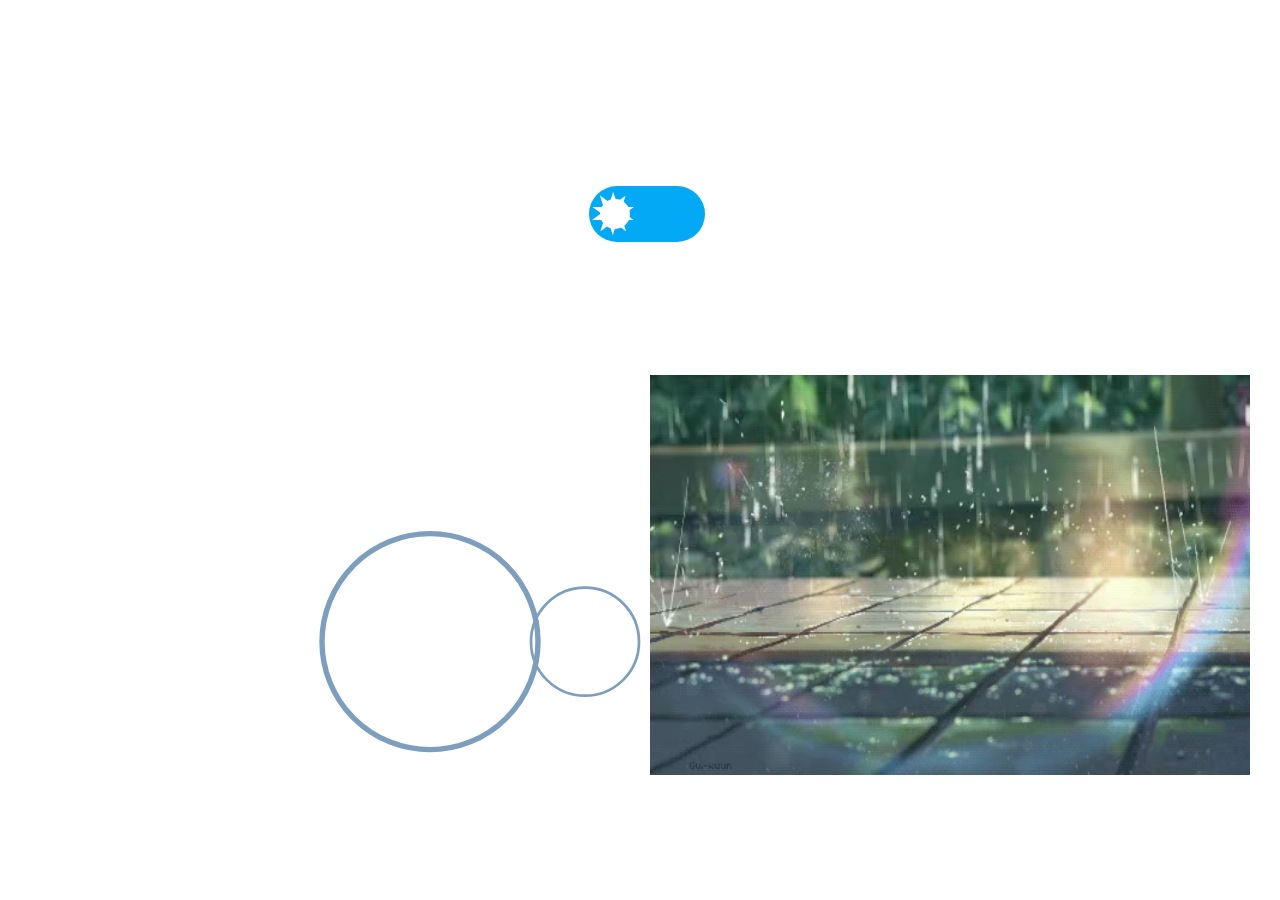
<file: drawing/assignment6/index.html>
<!DOCTYPE html>

<html>
  <head>
    <meta charset="utf-8">
    <title>HTML Canvas</title>
    <link rel="stylesheet" href="styles.css">
  </head>

  <body>
    <!-- toggle HTML from codepen: https://codepen.io/himalayasingh/pen/eaejBQ -->
    <div id="toggle">
      <input type="checkbox" id="toggle_checkbox">

      <label for="toggle_checkbox">
        <div id="star">
          <div class="star" id="star-1">★</div>
          <div class="star" id="star-2">★</div>
        </div>
        <div id="moon"></div>
      </label>
    </div>

    <div style="display: none">
      <video muted="" autoplay="" loop="" playsinline="" src="rain.mp4"></video>
    </div>

    <div id="frame">
      <canvas id="c1" width="600" height="400"></canvas>
      <canvas id="c2" width="600" height="400"></canvas>
      <canvas id="c3" width="600" height="400"></canvas>
      <canvas id="c4" width="600" height="400"></canvas>
      <canvas id="c5" width="600" height="400"></canvas>
    </div>

    <script>
      const canvas1 = document.querySelector('#c1');
      const canvas2 = document.querySelector('#c2');
      const canvas3 = document.querySelector('#c3');
      const canvas4 = document.querySelector('#c4');
      const canvas5 = document.querySelector('#c5');
      const context1 = canvas1.getContext('2d');
      const context2 = canvas2.getContext('2d');
      const context3 = canvas3.getContext('2d');
      const context4 = canvas4.getContext('2d');
      const context5 = canvas5.getContext('2d');

      let width;
      let height;

      // set the number of canvas pixels, scaled for screen resolution
      let pxScale = window.devicePixelRatio;

      const video = document.querySelector('video');

      let scale1 = 1;
      let scale2 = 0.5;
      let scale3 = 1;
      let scale4 = 0.5;

      let daytime = true;

      function setup() {
        video.play();

        // fixed canvas size
        width = canvas1.width;
        height = canvas1.height;

        // set the CSS display size
        canvas1.style.width = width + 'px';
        canvas1.style.height = height + 'px';
        canvas2.style.width = width + 'px';
        canvas2.style.height = height + 'px';
        canvas3.style.width = width + 'px';
        canvas3.style.height = height + 'px';
        canvas4.style.width = width + 'px';
        canvas4.style.height = height + 'px';
        canvas5.style.width = width + 'px';
        canvas5.style.height = height + 'px';

        canvas1.width = width * pxScale;
        canvas1.height = height * pxScale;
        canvas2.width = width * pxScale;
        canvas2.height = height * pxScale;
        canvas3.width = width * pxScale;
        canvas3.height = height * pxScale;
        canvas4.width = width * pxScale;
        canvas4.height = height * pxScale;
        canvas5.width = width * pxScale;
        canvas5.height = height * pxScale;

        // normalize the coordinate system
        context1.scale(pxScale, pxScale);
        context2.scale(pxScale, pxScale);
        context3.scale(pxScale, pxScale);
        context4.scale(pxScale, pxScale);
        context5.scale(pxScale, pxScale);

        drawRipples1();
        setTimeout(drawRipples2, 1000);
        setTimeout(drawRipples3, 2000);
        drawRain();
      }

      function drawRipples1() {
        context1.clearRect(0, 0, width, height);
        context2.clearRect(0, 0, width, height);
        context3.clearRect(0, 0, width, height);

        let radius = 20;
        let alpha = 1;
        let red;
        let green;
        let blue;
        if (daytime) {
          green = 159;
          red = 125;
          blue = 189;
        } else {
          green = 225;
          red = 225;
          blue = 225;
        }

        context1.save();
        context1.scale(scale1, scale1);
        let x1 = (width / scale1) / 1.5;
        let y1 = (height / scale1) / 1.5;
        context1.beginPath();
        context1.ellipse(x1, y1, radius, radius, 0, 0, 2 * Math.PI);
        context1.strokeStyle = 'rgba(' + red + ',' + green + ',' + blue + ',' + alpha + ')';
        context1.stroke();
        if (scale1 < 20) {
          if (!daytime) scale1 += 0.2;
          else scale1 += 0.1;
        } else {
          scale1 = 0;
        }
        context1.restore();

        context2.save();
        context2.scale(scale2, scale2);
        let x2 = (width / scale2) / 1.5;
        let y2 = (height / scale2) / 1.5;
        context2.beginPath();
        context2.ellipse(x2, y2, radius, radius, 0, 0, 2 * Math.PI);
        context2.strokeStyle = 'rgba(' + red + ',' + green + ',' + blue + ',' + alpha + ')';
        context2.stroke();
        if (scale2 < 10) {
          if (!daytime) scale2 += 0.1;
          else scale2 += 0.05;
        } else {
          scale2 = 0;
        }
        context2.restore();

        requestAnimationFrame(drawRipples1);
      }

      function drawRipples2() {
        context3.clearRect(0, 0, width, height);

        let radius = 20;

        let alpha = 1;
        let red;
        let green;
        let blue;
        if (daytime) {
          green = 159;
          red = 125;
          blue = 189;
        } else {
          green = 225;
          red = 225;
          blue = 225;
        }

        context3.save();
        context3.scale(scale3, scale3);
        let x3 = (width / scale3) / 2.5;
        let y3 = (height / scale3) / 2.5;
        context3.beginPath();
        context3.ellipse(x3, y3, radius, radius, 0, 0, 2 * Math.PI);
        context3.strokeStyle = 'rgba(' + red + ',' + green + ',' + blue + ',' + alpha + ')';
        context3.stroke();
        if (scale3 < 17) {
          if (!daytime) scale3 += 0.1;
          else scale3 += 0.05;
        } else {
          scale3 = 0;
        }
        context3.restore();

        requestAnimationFrame(drawRipples2);
      }

      function drawRipples3() {
        context4.clearRect(0, 0, width, height);

        let radius = 20;

        let alpha = 1;
        let red;
        let green;
        let blue;
        if (daytime) {
          green = 159;
          red = 125;
          blue = 189;
        } else {
          green = 225;
          red = 225;
          blue = 225;
        }

        context4.save();
        context4.scale(scale4, scale4);
        let x4 = (width / scale4) / 1.5;
        let y4 = (height / scale4) / 2.5;
        context4.beginPath();
        context4.ellipse(x4, y4, radius, radius, 0, 0, 2 * Math.PI);
        context4.strokeStyle = 'rgba(' + red + ',' + green + ',' + blue + ',' + alpha + ')';
        context4.stroke();
        if (scale4 < 10) {
          if (!daytime) scale4 += 0.1;
          else scale4 += 0.05;
        } else {
          scale4 = 0;
        }
        context4.restore();

        requestAnimationFrame(drawRipples3);
      }

      function drawRain() {
        context5.drawImage(video, 0, 0, width, height);

        if (!daytime) {
          let imageData = context5.getImageData(0, 0, width*2, height*2);

          for (let y = 0; y < imageData.height; y++) {
            for (let x = 0; x < imageData.width; x++) {
              let index = (x + y * imageData.width) * 4; // index position of every pixel

              let r = imageData.data[index + 0]; // red
              let g = imageData.data[index + 1]; // green
              let b = imageData.data[index + 2]; // blue
              let a = imageData.data[index + 3]; // alpha

              let averageColour = (r + g + b) / 3;
              imageData.data[index + 0] = averageColour;
              imageData.data[index + 1] = averageColour;
              imageData.data[index + 2] = averageColour;
            }
          }
          context5.putImageData(imageData, 0, 0);
        }

        requestAnimationFrame(drawRain);
      }

      const toggle = document.querySelector('#toggle_checkbox');
      toggle.addEventListener('click', function() {
        if (daytime) {
          daytime = false;
          canvas1.style.backgroundColor = 'black';
        } else {
          daytime = true;
          canvas1.style.backgroundColor = 'white';
        }
      })

      window.addEventListener("load", setup);
    </script>
  </body>
</html>
</file>
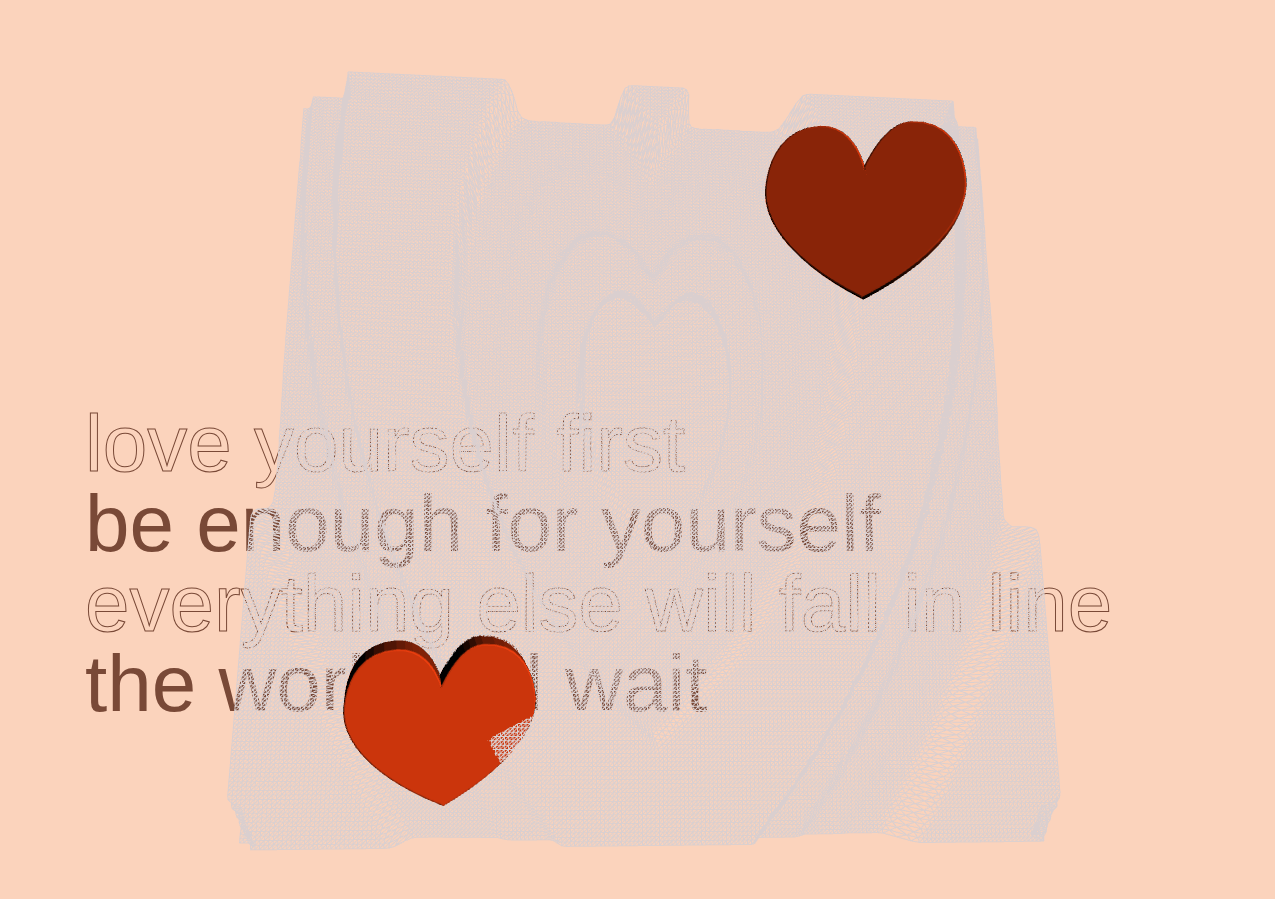
<file: drawing/assignment7/index.html>
<!DOCTYPE html>

<html>
  <head>
    <meta charset="utf-8">
    <title>WebGL</title>
    <style>
      body {
        position: relative;
      }

      #drawing {
      }

      #background {
        position: absolute;
        background-color: #fbd3bc;
        margin-top: -1vh;
        margin-left: -1vw;
      }

      #text {
        z-index: 2;
        position: absolute;
      }

      #foreground {
        z-index: 3;
        position: absolute;
      }
    </style>
  </head>

  <body>
    <canvas id="foreground"></canvas>
    <canvas id="background"></canvas>

    <div style="display: none">
      <canvas id="drawing" width="200" height="200"></canvas>
      <video muted autoplay loop playsinline></video>
    </div>

    <script src="js/three.min.js"></script>
    <script src="js/OrbitControls.js"></script>
    <script src="js/cam-depth-map.js"></script>
  </body>
</html>
</file>
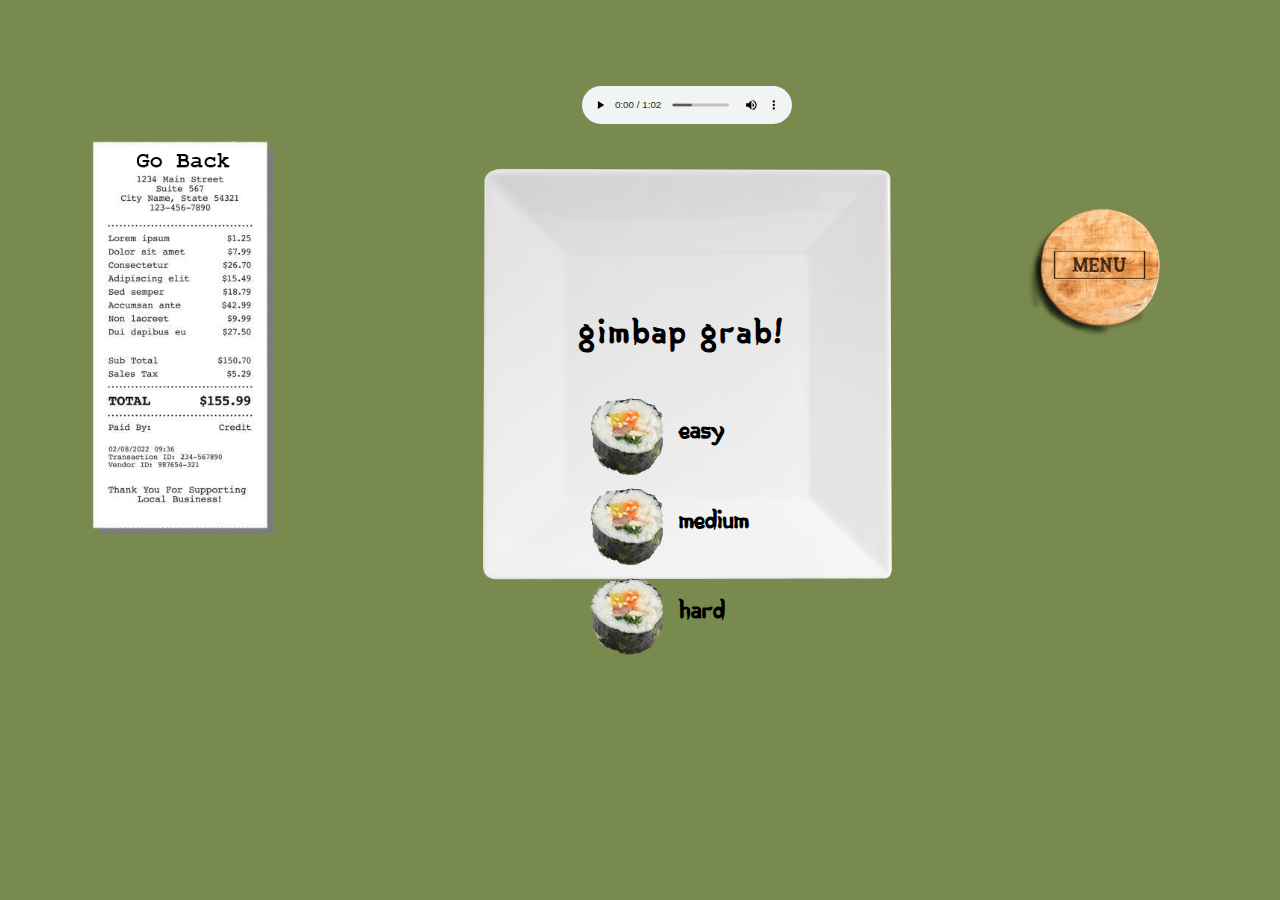
<file: drawing/finalproject/gimbap/index.html>
<!DOCTYPE html>

<html>
  <head>
    <meta charset="utf-8">
    <title>Gimbap</title>
    <link rel="icon" 
      type="image/png" 
      href="./media/piece.png">
    <link rel="stylesheet" href="styles.css">
  </head>

  <body>

    <div id="start">
      <h1 class="nonModal">Gimbap Grab!</h1>
      <div id="easy">
        <img id="eimg" src="media/piece.png" width="100"/>
        <h2 id="elabel">Easy</h2>
      </div>
      <div id="medium">
        <img src="media/piece.png" width="100"/>
        <h2 id="mlabel">Medium</h2>
      </div>
      <div id="hard">
        <img src="media/piece.png" width="100"/>
        <h2 id="hlabel">Hard</h2>
      </div>
      <div id="plate">
        <img src="media/plate.jpg" width="600"/>
      </div> 
    </div>
    
    <div id="finish" style="display: none;">
      <h1 class="nonModal">Your Score:</h1>
      <div id="finalScore">
        <h1 class="nonModal">1 secs</h1>
      </div>
      <div id="playAgain">
        <img src="media/piece.png" width="100"/>
        <h2 id="plabel">Play Again</h2>
      </div>
      <div id="plate">
        <img src="media/plate.jpg" width="600"/>
      </div> 
    </div>

    <!-- <div id="scene">
      <div id="cylinderBase">
        <div class="top circle"></div>
        <div class="bottom circle"></div>
        <div class="side">
          <div class="face0"></div>
          <div class="face1"></div>
          <div class="face2"></div>
          <div class="face3"></div>
        </div>
      </div>
    </div> -->

    <button id="recipeBtn">
      <img src="./media/menu.png" width="150">
    </button>

    <div id="recipeModal" class="modal">
      <div class="card">
        <div class="header">
        </div>
        <div class="text">
           <h1 class="food"></h1>
           <i class="fa fa-clock-o"></i>
           <i class="fa fa-users"></i>
           <h2 class="info"><hr />Ingredients:</h2>
           <p class="info">
            <ul class="info scroll"></ul>
          </p>
        </div>
        <a href="#" class="btn close">Close</a>
     </div>
    </div>

    <div id="check">
      <a href="../index.html"><img src="media/check.png" width="200"/></a>
    </div>

    <audio controls autoplay loop id="bgm">
      <source src="./media/bgm.mp3" type="audio/mpeg">
    </audio>

    <script src="script.js"></script>
  </body>
</html>
</file>
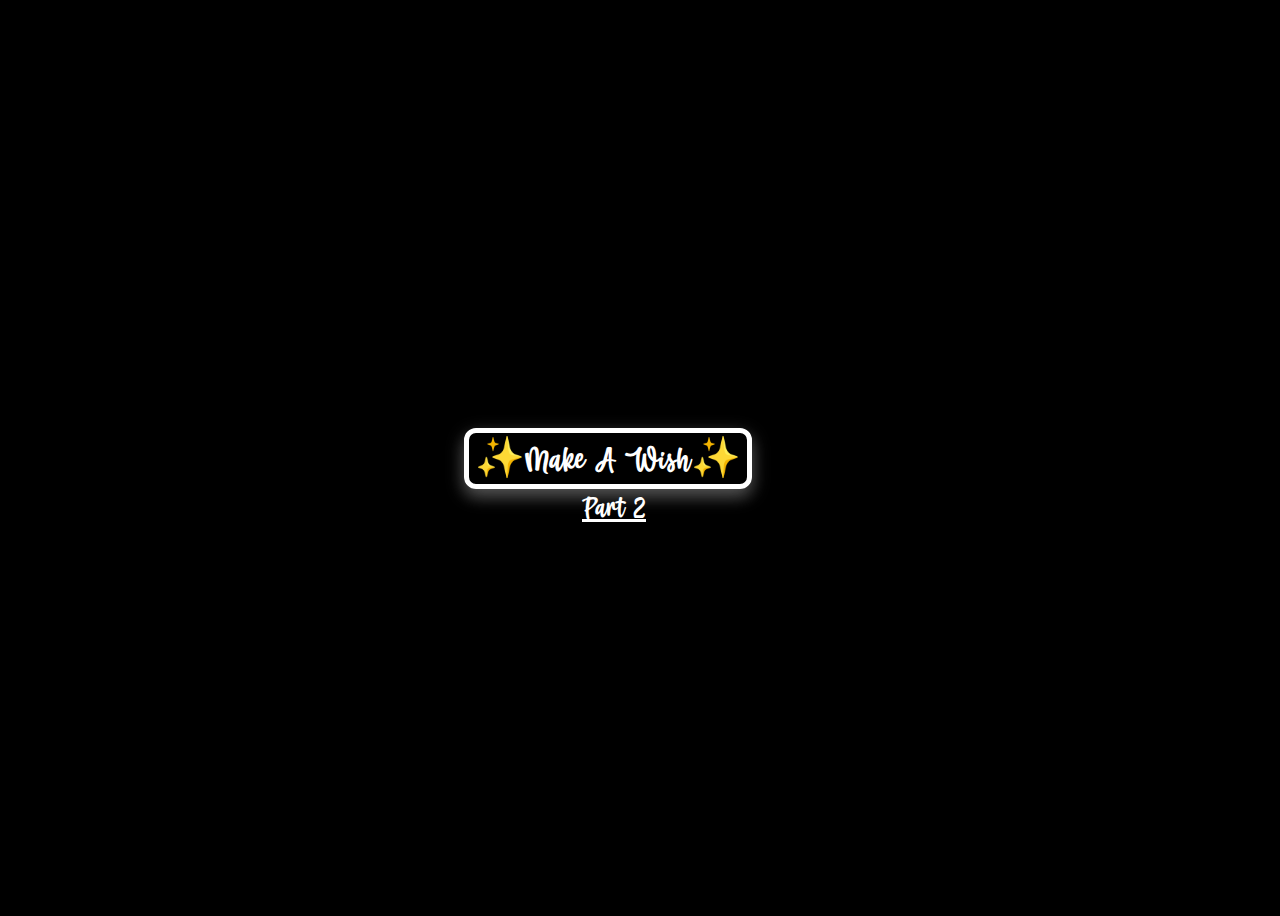
<file: drawing/assignment4/part1.html>
<!DOCTYPE html>
<html lang="en">
<head>
  <meta charset="UTF-8">
  <meta name="viewport" content="width=device-width, initial-scale=1.0">
  <title>Make A Wish</title>
  <link rel="stylesheet" href="part1.css">
</head>
<body>
    <div class="row">
        <audio src='sparkle.mp3'></audio>
        <button>✨Make A Wish✨</button>
        <a href="./part2.html">Part 2</a>
    </div>
    <script src="part1.js"></script>
</body>
</html>
</file>
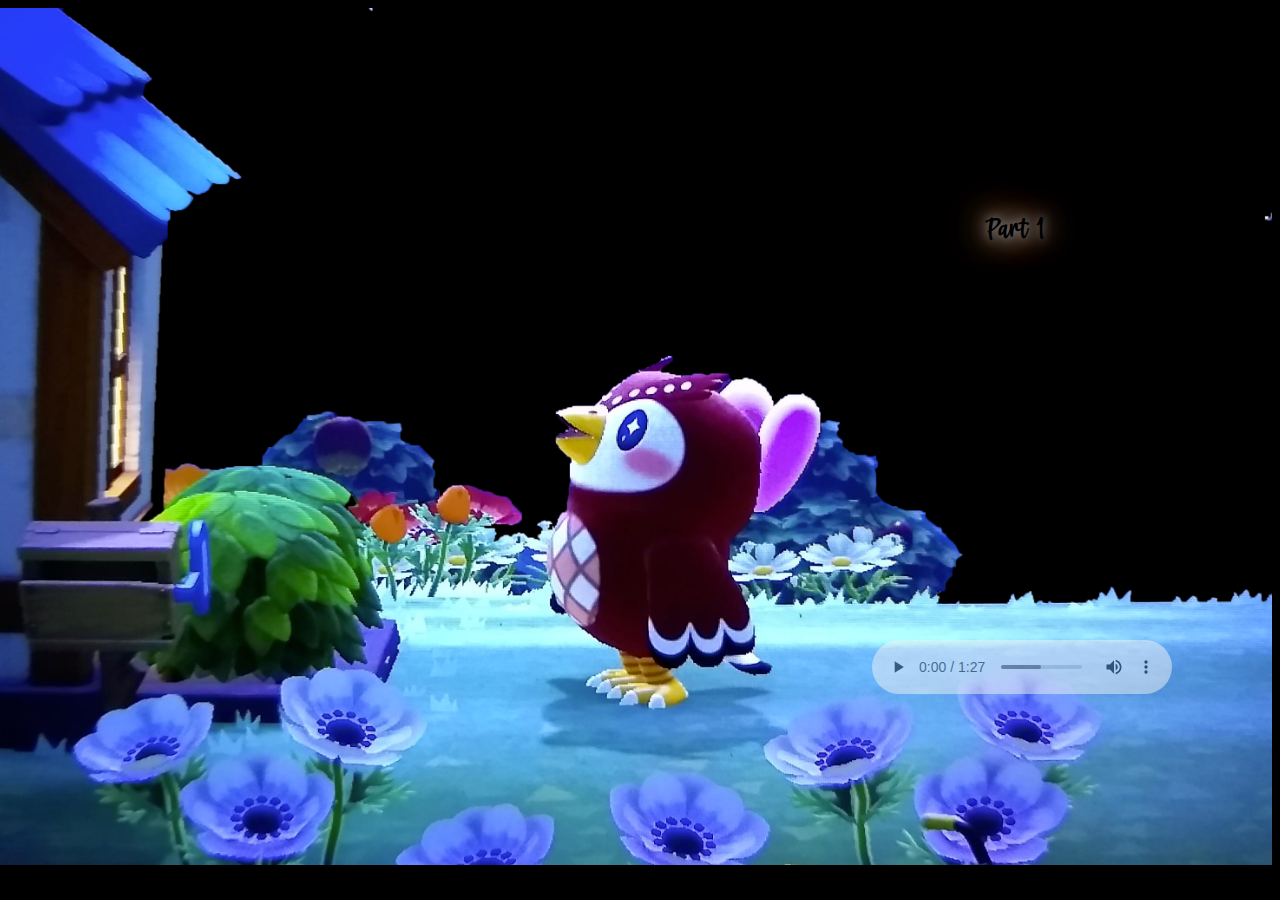
<file: drawing/assignment4/part2.html>
<!DOCTYPE html>
<html lang="en">
<head>
  <meta charset="UTF-8">
  <meta name="viewport" content="width=device-width, initial-scale=1.0">
  <title>Celeste</title>
  <link rel="stylesheet" href="part2.css">
</head>
<body>
    <a href="./part1.html">Part 1</a>
    <audio src='1AM.mp3' controls autoplay loop></audio>
    <img src="celeste.png" height="100%" id="celeste">

    <script src="part2.js"></script>
</body>
</html>
</file>
<file: drawing/assignment2/style.css>
@font-face {
  font-family: KGALittleSpark;
  src: url(KGALittleSpark.ttf);
}

body {
  font-family: KGALittleSpark;
  background: url("background.jpg") no-repeat center center fixed;
  -webkit-background-size: cover;
  -moz-background-size: cover;
  -o-background-size: cover;
  background-size: cover;
}

h1 {
  font-size: 400%;
}

p {
  margin-top: -50px;
  font-size: 200%;
}

#root {
  padding-top: 50px;
  text-align: center;
  color: white;
  text-shadow: 2px 2px gray;
  margin-bottom: 50px;
}

.symbols {
  width: 80%;
  margin: 0 auto;
  text-align: center;
  margin-bottom: 20px;
}

svg.kiki:hover {
  fill: #f3b7ac;
}

svg.tombo:hover {
  fill: #dfe8c9;
}

svg.lily:hover {
  fill: #eadbce;
}

svg.jiji:hover {
  fill: #8e8c8f;
}

svg.broom:hover {
  fill: #bd5e41;
}
</file>
<file: drawing/assignment5/style.css>
#us-map{
  display: block;
  position: absolute;
  top: 0;
  left: 0;
  width: 100%;
  height: 100%;
  z-index: -1;
  margin-top: 90vh;
  margin-left: 5vw;
}
path:hover {
  stroke: #80982A!important;
  stroke-width:2px;
  stroke-linejoin: round;
  fill: #80982A !important;
  cursor: pointer;
}
#path67 {
  fill: none !important;
  stroke: #A9A9A9 !important;
  cursor: default;
}
#info-box {
  display: none;
  position: absolute;
  top: 0px;
  left: 0px;
  z-index: 1;
  font-family: arial;
  color: black;
  font-size: 16pt;
  text-shadow: 1px 1px 1px#999999;
}

#data {
  z-index: 2;
  overflow: hidden;
  height: 30vh;
}
.bar {
  width: 0.1%;
  height: 100%;
  transition: all 3s ease 0s;
  transform-origin: left;
}
.d {background-color: #007c92;}
.p {background-color: #b96e12;}
.h {background-color: #556222;}
.test {
  display: flex;
  align-content: flex-start;
  margin-top: 3px;
}
.label {
  margin-top: 5%;
  z-index: 3;
  color: black;
  text-shadow: 1px 1px 1px#999999;
}
.hidden {
  display: none;
}
.flex {
  display: flex;
  flex-direction: column;
}
.display {
  display: block;
}
.card {
  width: 50%; 
  margin-top: 10%; 
  margin-left: 20%;
}
#close {
  position: absolute;
  right: 10px;
  top: 10px;
}
</file>
<file: drawing/assignment6/styles.css>
/*
Drawing on the Web
2 horizontally-aligned canvas elements
*/

body {
  margin: 0;
  height: 100vh;
  display: flex;
  align-items: center;
  flex-wrap: wrap;
}

#frame {
  width: 1260px;
  height: 400px;
  margin: auto;
  display: flex;
  flex-shrink: 0;
  justify-content: space-evenly;
}

canvas {
  width: 600px;
  height: 400px;
}

#c1 {
  position: relative;
} /* change or remove this color */
#c2 {
  margin-left: -310px;
  position: absolute;
}
#c3 {
  margin-left: -310px;
  position: absolute;
}
#c4 {
  margin-left: -310px;
  position: absolute;
}
#c5 {
  background-color: lightgoldenrodyellow;
}

#toggle {
  flex-basis: 100%;
  height: 0;
}

/* CSS from codepen: https://codepen.io/himalayasingh/pen/eaejBQ */
#toggle_checkbox
{
    display: none;
}

label
{
    position: absolute;
    right: 0;
    left: 46%;
    bottom: 70%;
    width: 116px;
    height: 56px;
    background-color: #03a9f4;
    border-radius: 56px;
    transform: translateY(-50%);
    cursor: pointer;
    transition: 0.3s ease background-color;
    overflow: hidden;
}

#star
{
    position: absolute;
    top: 13px;
    left: 11px;
    width: 30px;
    height: 30px;
    background-color: #fff;
    transform: scale(1);
    border-radius: 50%;
    transition: 0.3s ease top, 0.3s ease left, 0.3s ease transform, 0.3s ease background-color;
    z-index: 1;
}

#star-1
{
    position: relative;
}

#star-2
{
    position: absolute;
    transform: rotateZ(36deg);
}

.star
{
    top: 0;
    left: -11px;
    font-size: 54px;
    line-height: 28px;
    color: #fff;
    transition: 0.3s ease color;
}

#moon
{
    position: absolute;
    bottom: -52px;
    right: 8px;
    width: 40px;
    height: 40px;
    background-color: #fff;
    border-radius: 50%;
    transition: 0.3s ease bottom;
}

#moon:before
{
    content: "";
    position: absolute;
    top: -12px;
    left: -17px;
    width: 40px;
    height: 40px;
    background-color:#03a9f4;
    border-radius: 50%;
    transition: 0.3s ease background-color;
}

#toggle_checkbox:checked + label
{
    background-color: #000;
}

#toggle_checkbox:checked + label #star
{
    top: 3px;
    left: 64px;
    transform: scale(0.3);
    background-color: yellow;
}

#toggle_checkbox:checked + label .star
{
    color: yellow;
}

#toggle_checkbox:checked + label #moon
{
    bottom: 8px;
}

#toggle_checkbox:checked + label #moon:before
{
    background-color: #000;
}
</file>
<file: drawing/finalproject/gimbap/styles.css>
@font-face {
  font-family: Korean_Calligraphy;
  src: url(../korean_calligraphy/Korean_Calligraphy.ttf);
}

html {
  cursor: url("./media/chopsticks.png"), auto;
}

body {
  background-color: #788A4E;
  overflow: hidden;
  display: grid;
  grid-template-columns: 30% 50% auto;
  grid-template-rows: 10% auto auto;
}

#start {
  font-family: Korean_Calligraphy;
  grid-column-start: 2;
  grid-column-end: 2;
  grid-row-start: 2;
  grid-row-end: 2;
  align-self: center;
  z-index: 2;
}

#plate {
  position: relative;
}

.nonModal {
  margin-left: 15vw;
  margin-top: 27vh;
  position: absolute;
  z-index: 2;
  letter-spacing: 0.1em; 
}

#easy {
  margin-left: 15vw;
  margin-top: 35vh;
  position: absolute;
  z-index: 2;
}

#easy:hover {
  transform: scale(1.1);
}

#elabel {
  margin-top: -70%;
  margin-left: 100%;
}

#medium {
  margin-left: 15vw;
  margin-top: 45vh;
  position: absolute;
  z-index: 2;
}

#medium:hover {
  transform: scale(1.1);
}

#mlabel {
  margin-top: -70%;
  margin-left: 100%;
}

#hard {
  margin-left: 15vw;
  margin-top: 55vh;
  position: absolute;
  z-index: 2;
}

#hard:hover {
  transform: scale(1.1);
}

#hlabel {
  margin-top: -70%;
  margin-left: 100%;
}

#finish {
  font-family: Korean_Calligraphy;
  grid-column-start: 2;
  grid-column-end: 2;
  grid-row-start: 2;
  grid-row-end: 2;
  align-self: center;
  z-index: 2;
}

#playAgain {
  margin-left: 15vw;
  margin-top: 55vh;
  position: absolute;
  z-index: 2;
}

#playAgain:hover {
  transform: scale(1.1);
}

#plabel {
  margin-top: -70%;
  margin-left: 100%;
}

#finalScore {
  margin-left: 3vw;
  margin-top: 10vh;
  position: absolute;
  z-index: 2;
  font-size: larger;
  color: #788A4E;
  text-align: center;
}

/* https://codepen.io/AO2324/pen/rNaeNyP */
#scene {
perspective: 600px;
width:200px;
height:200px;
position: absolute;
transform-style: preserve-3d;
top: -30%;
}
#cylinderBase {
  position: absolute;
transform-style:preserve-3d;
width:100px;
height:100px;
animation: turnAround 5s linear 0s infinite normal none running;
}
@keyframes turnAround {
0%{
  transform: rotateY(0deg) rotateZ(0deg);
}
100%{
  transform: rotateY(360deg) rotateZ(360deg);
}
}
#cylinderBase > div {
position:absolute;
}
#cylinderBase > .circle {
border:1px solid black;
width:49px;
height:49px;
border-radius:25px;
}
#cylinderBase > .top {
transform:translateY(-25px) rotateX(90deg);
background-color: black;
}
#cylinderBase > .bottom {
transform:translateY(75px) rotateX(-90deg);
background: url(media/gimbap.png);
background-size: auto 100%;
}
#cylinderBase > .side {
width:50px;
height:100px;
}
#cylinderBase > .side > div {
position:absolute;
width:50px;
height:100px;
background-color: black;
}
#cylinderBase > .side > .face1 {
transform:rotateY(90deg);
}
#cylinderBase > .side > .face2 {
transform:rotateY(45deg);
}
#cylinderBase > .side > .face3 {
transform:rotateY(-45deg);
}


#recipeBtn {
  grid-column-start: 3;
  grid-column-end: 3;
  grid-row-start: 2;
  grid-row-end: 2;
  align-self:flex-start;
  justify-self: left;
  transform: translateY(100%);
  border: none;
  background-color: transparent;
  cursor: pointer;
  transition-duration: 0.5s;
  z-index: 3;
}

#recipeBtn:hover {
  transform: scale(1.1) translateY(100%);
}

.modal {
  display: none;
  position: fixed;
  z-index: 5;
  left: 0;
  top: 0;
  width: 100%;
  height: 100%;
  overflow: auto;
}

.card {
  position: relative;
  background: #fff;
  max-width: 500px;
  margin: 20px auto;
  box-shadow: 0px 0px 30px 2px #000;
}
.card .header {
  min-height: 250px;
}
.card .header .icon a .fa-heart-o {
  position: absolute;
  left: 85%;
  bottom: 30.7%;
  background: #17bebb;
  color: #fff;
  font-size: 1.3em;
  font-weight: bold;
  padding: 15px;
  border-radius: 50%;
  box-shadow: 0px 5px 30px 1px #17bebb;
}
.card .text .food {
  color: #212129;
  text-align: left;
  font-weight: normal;
  text-transform: uppercase;
  margin: 5px 30px;
  font-family: Korean_Calligraphy;
}
.card .text .fa-clock-o {
  color: #9b9b9b;
  margin: 0 30px;
  font-size: 1.3em;
  font-family: Arial, Helvetica, sans-serif;
}
.card .text .fa-users {
  color: #9b9b9b;
  font-size: 1.3em;
  font-family: Arial, Helvetica, sans-serif;
}
.card .stars {
  margin: 10px 30px;
}
.card .stars li a i {
  color: #ffe500;
}
.card .info {
  margin: 10px 30px;
  font-family: Arial, Helvetica, sans-serif;
}
.scroll {
  max-height: 100px;
  overflow-y: scroll;
}
.scroll::-webkit-scrollbar {
  width: 10px;
  height: 50px;
}
/* Track */
.scroll::-webkit-scrollbar-track {
  background: #f1f1f1; 
} 
/* Handle */
.scroll::-webkit-scrollbar-thumb {
  background: #888; 
}
/* Handle on hover */
.scroll::-webkit-scrollbar-thumb:hover {
  background: #555; 
}
.card a.btn {
  display: block;
  background: #ef3e36;
  color: #fff;
  position: relative;
  text-transform: uppercase;
  letter-spacing: 0.1em;
  text-align: center;
  padding: 10px;
  transition: 250ms;
  text-decoration: none;
  font-family: Arial, Helvetica, sans-serif;
}
.card a.btn:hover {
  background: #c4e6e5;
  transition: 250ms;
}

#check {
  grid-column-start: 1;
  grid-column-end: 1;
  grid-row-start: 2;
  grid-row-end: 2;
  justify-content: center;
  transform: translateX(20%) translateY(10%);
  z-index: 3;
  cursor: pointer;
  transition-duration: 0.5s;
}

#check:hover {
  transform: scale(1.1) translateX(20%) translateY(10%);
}

#bgm {
  grid-column-start: 2;
  grid-column-end: 2;
  grid-row-start: 1;
  grid-row-end: 1;
  transform: translateX(150px) scale(0.7) translateY(100px);
  z-index: 3;
}

#bgm:hover {
  cursor: pointer;
}
</file>
<file: drawing/assignment4/part1.css>
@font-face {
  font-family: wishline;
  src: url('wishline/Wishline.otf');
}

@keyframes rotate {
  from {transform: rotateY(0deg);}
  to {transform: rotateY(360deg);}
}

@keyframes fade {
  0% {opacity: 0;}
  40% {opacity: 1;}
  80% {opacity: 1;}
  100% {opacity: 0;}
}

body {
  font-family: wishline;
  background: url('https://studio.code.org/v3/assets/ZzlOVjYe2VUBSSkrfA-STogqt4eNZP5jCQ7Z6YBRmcM/space.gif');
  background-color:black;
  color: white;
  text-align: center;
  overflow: hidden;
}

h1 {
  margin-top: 180px;
  margin-bottom: -50px;
  font-size: 50px;
  text-shadow: 0 0 10px #fff, 0 0 20px #fff, 0 0 30px #ffa371, 0 0 40px #ffa371, 0 0 50px #ffa371, 0 0 60px #ffa371, 0 0 70px #ffa371;
}

.row {
  margin: 0;
  height: 100vh;
  display: flex;
  align-items: center;
  justify-content: center;
  position: relative;
  font-family: 'wishline';
}

.scene {
  width: 100px;
  height: 100px;
  perspective: 600px;
  perspective-origin: top right;
  position: absolute;
  transform-style: preserve-3d;
}

.star {
  width: 100%;
  height: 100%;
  position: absolute;
  transform-style: preserve-3d;
}

.pyramid {
  width: 100%;
  height: 100%;
  position: absolute;
  transform-style: preserve-3d;
}

.face {
  position: absolute;
  border-width: 100px 50px;
  border-style: solid;
  opacity: 0.3;
}

.pyramid > div:nth-child(1) {
  border-color: transparent transparent white transparent;
  transform: rotateX(30deg);
}

.pyramid > div:nth-child(2) {
  border-color: transparent transparent white transparent;
  transform: rotateX(-30deg);
}

.pyramid > div:nth-child(3) {
  border-color: transparent transparent white transparent;
  transform: rotateY(90deg) rotateX(30deg);
}

.pyramid > div:nth-child(4) {
  border-color: transparent transparent white transparent;
  transform: rotateY(90deg) rotateX(-30deg);
}

.pyramid > div:nth-child(5) {
  width: 100px;
  height: 100px;
  background-color: white;
  transform: rotateX(90deg) translateZ(-135px);
  opacity: 0.3;
}

.inverted {
  transform: rotateY(40deg) rotateX(180deg) translateY(-230px);
}

button {
  font-family: 'wishline';
  z-index: 1;
  font-size: 30pt;
  border-radius: 12px;
  box-shadow: 0 8px 16px 0 rgba(255, 255, 255, 0.2), 0 6px 20px 0 rgba(255, 255, 255, 0.19);
  outline: none;
  border: transparent;
  border: 5px solid white;
  background-color: transparent;
  color: white;
}

button:hover {
  box-shadow: 0 -10px 16px 0 rgba(255, 255, 255, 0.5), 0 17px 50px 0 rgba(255, 255, 255, 0.5);
  outline: none;
}

a {
  color: white;
  font-size: 25pt;
  position: relative;
  top: 50px;
  right: 170px;
  z-index: 1;
}
</file>
<file: drawing/assignment4/part2.css>
@font-face {
  font-family: wishline;
  src: url('wishline/Wishline.otf');
}

body {
  background: url('https://images-wixmp-ed30a86b8c4ca887773594c2.wixmp.com/f/cf2836cb-5893-4a6c-b156-5a89d94fc721/dce5xwb-831f37b5-e5cd-43fb-9f09-dcdd09303546.gif?token=eyJ0eXAiOiJKV1QiLCJhbGciOiJIUzI1NiJ9.[base64].X5kZcT9D54wBroy2gX1bYbPnahHeZwK7gYTh7z1AwTY');
  background-size: cover;
  background-color: black;;
  transform: scaleX(-1);
  overflow: hidden;
}

#celeste {
  z-index: 2;
  width: 105%;
}

audio {
  transform: scaleX(-1);
  margin-top: 50%;
  margin-left: 100px;
  position: absolute;
  z-index: 3;
  -webkit-transition: opacity 0.5s ease-out;
  -moz-transition: opacity 0.5s ease-out;
  -o-transition: opacity 0.5s ease-out;
  opacity: 0.5;
}

audio:hover {
  -webkit-transition: opacity 0.5s ease-in;
  -moz-transition: opacity 0.5s ease-in;
  -o-transition: opacity 0.5s ease-in;
  opacity: 1;
}

a {
  transform: scaleX(-1);
  margin-top: 16%;
  margin-left: 18%;
  position: absolute;
  z-index: 3;
  color: black;
  font-family: wishline;
  font-size: 25pt;
  text-shadow: 0 0 10px #fff, 0 0 20px #fff, 0 0 30px #ffa371, 0 0 40px #ffa371, 0 0 50px #ffa371, 0 0 60px #ffa371, 0 0 70px #ffa371;
  -webkit-transition: opacity 0.5s ease-out;
  -moz-transition: opacity 0.5s ease-out;
  -o-transition: opacity 0.5s ease-out;
  opacity: 0.5;
  text-decoration: none;
}

a:hover {
  -webkit-transition: opacity 0.5s ease-in;
  -moz-transition: opacity 0.5s ease-in;
  -o-transition: opacity 0.5s ease-in;
  opacity: 1;
}

@keyframes rotate {
  from {transform: rotateY(0deg);}
  to {transform: rotateY(360deg);}
}

.scene {
  width: 100px;
  height: 100px;
  perspective: 600px;
  perspective-origin: top right;
  position: absolute;
  transform-style: preserve-3d;
}

.star {
  width: 100%;
  height: 100%;
  position: absolute;
  transform-style: preserve-3d;
}

.pyramid {
  width: 100%;
  height: 100%;
  position: absolute;
  transform-style: preserve-3d;
}

.face {
  position: absolute;
  border-width: 100px 50px;
  border-style: solid;
  opacity: 0.3;
}

.pyramid > div:nth-child(1) {
  border-color: transparent transparent white transparent;
  transform: rotateX(30deg);
}

.pyramid > div:nth-child(2) {
  border-color: transparent transparent white transparent;
  transform: rotateX(-30deg);
}

.pyramid > div:nth-child(3) {
  border-color: transparent transparent white transparent;
  transform: rotateY(90deg) rotateX(30deg);
}

.pyramid > div:nth-child(4) {
  border-color: transparent transparent white transparent;
  transform: rotateY(90deg) rotateX(-30deg);
}

.pyramid > div:nth-child(5) {
  width: 100px;
  height: 100px;
  background-color: white;
  transform: rotateX(90deg) translateZ(-135px);
  opacity: 0.3;
}

.inverted {
  transform: rotateY(40deg) rotateX(180deg) translateY(-230px);
}
</file>
